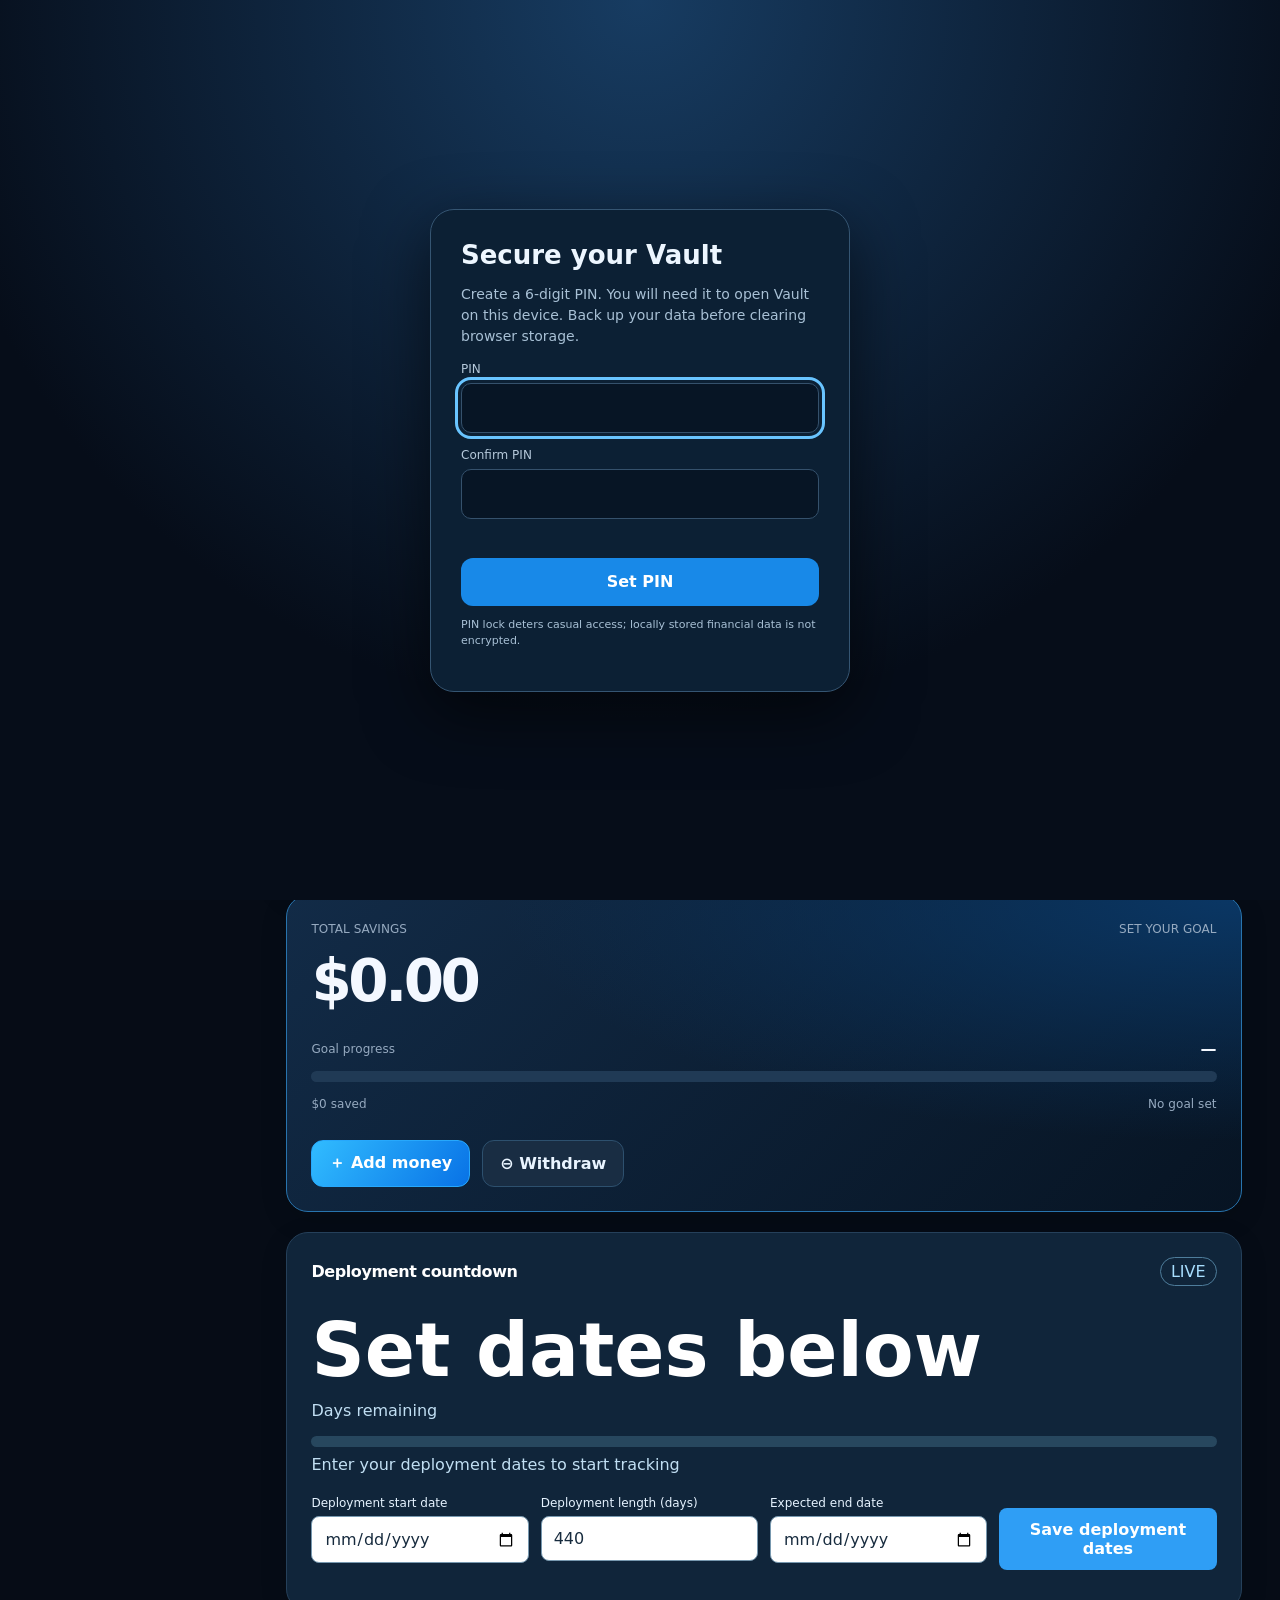
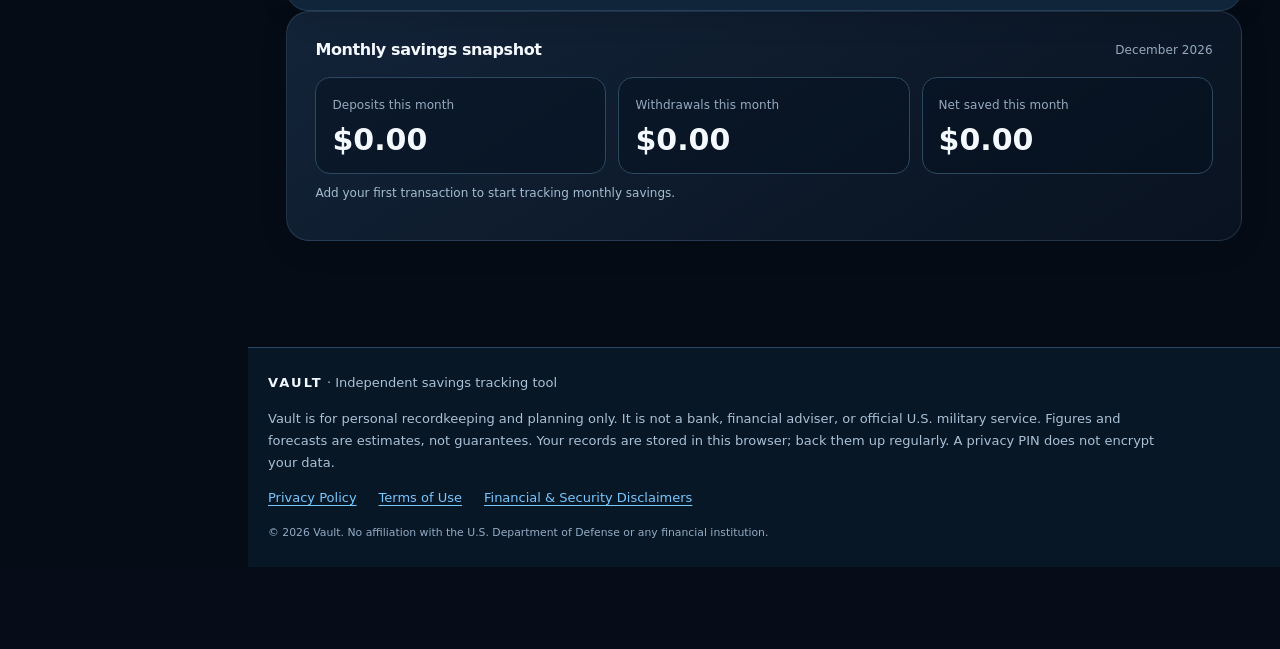
<file: index.html>
<!doctype html><html lang="en"><head><meta charset="utf-8"><meta name="viewport" content="width=device-width,initial-scale=1"><meta name="theme-color" content="#060d19"><title>Vault | Deployment Savings</title><link rel="icon" type="image/png" href="icon-192.png"><link rel="apple-touch-icon" href="icon-192.png"><link rel="manifest" href="manifest.webmanifest"><style>
:root{font-family:Inter,ui-sans-serif,system-ui,-apple-system,"Segoe UI",sans-serif;color:#f4f8ff;background:#060d19;color-scheme:dark}*{box-sizing:border-box}body{margin:0;background:radial-gradient(ellipse at 65% -15%,#12315c 0,transparent 48%),#060d19;min-height:100vh}button,input{font:inherit}button{cursor:pointer}button:focus-visible,input:focus-visible{outline:2px solid #55b7ff;outline-offset:3px}a{color:inherit;text-decoration:none}.shell{display:grid;grid-template-columns:235px minmax(0,1fr);min-height:100vh}.sidebar{position:sticky;top:0;height:100vh;padding:32px 19px;border-right:1px solid #21334a;background:linear-gradient(165deg,#060c16,#091829 75%,#08111d)}.logo{font-size:31px;font-weight:300;letter-spacing:.28em;margin:0 10px 0 12px}.logo span{color:#31adff}.subbrand{font-size:10px;letter-spacing:.21em;color:#91a6bd;margin:4px 0 36px 13px}.nav{display:grid;gap:8px}.nav a{display:flex;align-items:center;gap:13px;padding:13px 15px;color:#a8bdd2;border-radius:13px;font-size:14px}.nav a.active,.nav a:hover{background:linear-gradient(90deg,#073a6c,#102844);color:#f4faff;border:1px solid #2672b7}.nav a:not(.active){border:1px solid transparent}.nav svg{width:19px;height:19px}.sidebar-note{position:absolute;bottom:30px;left:30px;right:30px;color:#718da8;letter-spacing:.2em;line-height:2;font-size:10px;text-align:center}.sidebar-note:after{content:"";display:block;width:30px;height:2px;background:#1c9bff;margin:15px auto}.main{min-width:0;padding:35px clamp(17px,3vw,43px) 70px;max-width:1500px;width:100%;margin:auto}.head{display:flex;justify-content:space-between;gap:20px;align-items:center;margin-bottom:27px}.eyebrow{font-size:13px;color:#93aac1}.head h1{font-size:clamp(25px,3vw,37px);letter-spacing:-.05em;margin:5px 0}.head p{color:#9aacc2;margin:0;font-size:14px}.private{font-size:12px;color:#8eb2d4;border:1px solid #29425b;border-radius:30px;padding:10px 14px;white-space:nowrap}.grid{display:grid;grid-template-columns:minmax(0,1.65fr) minmax(270px,1fr);gap:18px}.card{border:1px solid #25405a;border-radius:20px;padding:24px;background:linear-gradient(140deg,rgba(20,40,61,.93),rgba(7,18,32,.98));box-shadow:0 14px 40px #0003;min-width:0}.hero{background:radial-gradient(ellipse at 100% 0,#0a3765 0,transparent 55%),linear-gradient(135deg,#122b47,#071423);border-color:#2874ae}.card h2{font-size:17px;margin:0 0 20px;letter-spacing:-.02em}.balance{font-size:clamp(37px,5vw,58px);font-weight:750;letter-spacing:-.06em;margin:9px 0 24px;overflow-wrap:anywhere}.small{color:#96aac0;font-size:12px}.split{display:flex;justify-content:space-between;gap:12px;align-items:center}.strong{font-weight:700}.bar{height:11px;border-radius:20px;background:#203a55;overflow:hidden;margin:13px 0}.bar>div{height:100%;width:0;background:linear-gradient(90deg,#1688ee,#48c5ff);border-radius:20px;transition:width .3s}.actions{display:flex;gap:12px;margin-top:27px}.btn{border:1px solid #2d506e;border-radius:13px;padding:12px 17px;font-weight:700;background:#192d43;color:#e9f4ff}.btn.primary{background:linear-gradient(125deg,#31bcff,#0872e6);border-color:#27a8fc;color:#fff}.btn:hover{filter:brightness(1.13)}.progress-ring{width:145px;height:145px;margin:8px auto 18px;display:block}.ring-track{fill:none;stroke:#20384f;stroke-width:12}.ring-fill{fill:none;stroke:#24a9ff;stroke-width:12;stroke-linecap:round;transform:rotate(-90deg);transform-origin:50% 50%;transition:stroke-dasharray .3s}.ring-text{font-size:30px;fill:#f5faff;font-weight:700;text-anchor:middle}.ring-sub{font-size:10px;fill:#94abc3;text-anchor:middle}.mini3{display:grid;grid-template-columns:repeat(3,1fr);gap:7px;text-align:center}.mini3>div+div{border-left:1px solid #28415b}.mini3 b{display:block;font-size:18px}.mini3 span{font-size:11px;color:#90a9c1}.chart-wrap{width:100%;height:210px}.chart-wrap svg{width:100%;height:100%;overflow:visible}.chartline{fill:none;stroke:#31b4ff;stroke-width:3;stroke-linecap:round;stroke-linejoin:round}.chartarea{fill:url(#areaGradient)}.chartgrid{stroke:#25415b;stroke-width:1}.axis{fill:#8da6bd;font-size:11px}.forecast-amount{font-size:38px;font-weight:750;letter-spacing:-.05em;margin:12px 0}.status{margin-top:17px;background:#0a2440;border:1px solid #1e619c;padding:13px;border-radius:12px;color:#65c5ff;font-size:13px}.transactions{list-style:none;padding:0;margin:0}.transactions li{display:flex;justify-content:space-between;align-items:center;gap:15px;padding:14px 0;border-bottom:1px solid #22374c}.transactions li:last-child{border:0}.transaction-icon{width:39px;height:39px;border:1px solid #205d8b;border-radius:50%;background:#0a2945;display:grid;place-items:center;color:#55bcff;font-size:21px;flex-shrink:0}.txleft{display:flex;align-items:center;gap:12px;min-width:0}.txleft strong{display:block;font-size:13px;overflow-wrap:anywhere}.txleft small{color:#8ca6c0;font-size:11px}.txright{text-align:right;white-space:nowrap}.txright strong{display:block;font-size:14px}.pos{color:#5edbc5}.neg{color:#ffabb7}.textbutton{border:0;background:none;color:#7fbbec;font-size:11px;padding:6px 0}.stats{display:grid;grid-template-columns:1fr 1fr;gap:10px}.stat{border:1px solid #294158;border-radius:13px;padding:15px;background:#11243a}.stat strong{display:block;font-size:21px;margin-top:6px}.stat small{color:#90a9c1;font-size:11px}.quote{color:#91a8c1;border-top:1px solid #28415b;padding-top:19px;margin-top:20px;font-style:italic;font-size:14px;line-height:1.7}.full{grid-column:1/-1}.forms{display:grid;grid-template-columns:1fr 1fr;gap:18px}.formgrid{display:grid;grid-template-columns:repeat(2,minmax(0,1fr));gap:12px}label{display:block;font-size:12px;color:#b6c9db;margin-bottom:7px}input,select{width:100%;background:#071525;border:1px solid #35516c;border-radius:10px;color:#fff;padding:12px;min-height:44px}form .btn{margin-top:17px}.footnote{color:#8ba3bb;font-size:12px;line-height:1.6}.backup{display:flex;gap:12px;align-items:center;flex-wrap:wrap}.backup input{max-width:280px}.toast{position:fixed;bottom:22px;right:22px;background:#0e3557;border:1px solid #2d95d6;color:#e7f7ff;border-radius:12px;padding:13px 19px;box-shadow:0 12px 30px #0007;display:none;z-index:20}.mobile-nav{display:none}@media(max-width:1050px){.shell{grid-template-columns:190px 1fr}.sidebar{padding:28px 12px}.grid{grid-template-columns:1fr 1fr}.forms{grid-template-columns:1fr}.logo{font-size:25px}}@media(max-width:790px){.shell{display:block}.sidebar{display:none}.main{padding:25px 15px 100px}.grid{grid-template-columns:1fr}.card{padding:21px}.mobile-nav{display:flex;position:fixed;bottom:0;left:0;right:0;background:#091726ed;backdrop-filter:blur(15px);border-top:1px solid #294764;z-index:10;justify-content:space-around;padding:10px 4px max(12px,env(safe-area-inset-bottom))}.mobile-nav a{font-size:11px;color:#9ab9d5;text-align:center;padding:7px}.mobile-nav a.active{color:#4cbcff}.private{display:none}.head{margin-bottom:20px}.balance{font-size:46px}}@media(max-width:400px){.formgrid{grid-template-columns:1fr}.actions .btn{flex:1;padding:12px 7px;font-size:13px}.stats{gap:8px}.stat{padding:11px}}@media(prefers-reduced-motion:reduce){*{transition:none!important;scroll-behavior:auto!important}}html{scroll-behavior:smooth}
.brandlock{display:flex;align-items:center;gap:10px;margin-left:6px}.brandicon{width:42px;height:42px;border-radius:12px;flex-shrink:0}.brandlock .logo{margin:0;font-size:27px;letter-spacing:.16em}@media(max-width:1050px){.brandicon{width:34px;height:34px}.brandlock .logo{font-size:22px}}
</style>
<style>
.brandicon{object-fit:cover;box-shadow:0 0 22px #1688ee45}
.utilitybar{display:flex;justify-content:flex-end;gap:9px;margin:-8px 0 17px;flex-wrap:wrap}
.utilitybar button{font-size:12px}
.filters{display:flex;gap:10px;margin-bottom:14px;flex-wrap:wrap}
.filters input{flex:1;min-width:180px}
.filters select{width:auto;min-width:150px}
.privacy-hidden{filter:blur(10px);user-select:none}
.insight{padding:14px;border-radius:13px;background:#091e35;border:1px solid #285077;margin-top:15px}
.insight strong{color:#75caff}
@media(max-width:790px){.utilitybar{justify-content:flex-start}.filters input,.filters select{width:100%}}
</style>

<style>
.calendar-grid{display:grid;grid-template-columns:repeat(7,minmax(0,1fr));gap:5px;margin:18px 0}
.calendar-grid button,.calendar-grid .dayhead{min-width:0;text-align:center;border:1px solid #254461;background:#0c2036;border-radius:9px;color:#e3f4ff;padding:10px 2px;font-size:12px}
.calendar-grid button.has-money{background:#123f67;border-color:#279ff1}
.calendar-grid .dayhead{background:transparent;border:0;color:#88a9c9}
.reportrow,.goalrow{padding:12px 0;border-bottom:1px solid #29415a;display:flex;justify-content:space-between;gap:10px;align-items:center;flex-wrap:wrap}
.goalrow small{color:#9fb7cf}
#vaultLock{position:fixed;inset:0;z-index:999;background:#061120;display:none;align-items:center;justify-content:center;padding:24px}
#vaultLock>div{max-width:360px;width:100%;border:1px solid #276caa;background:#10243a;padding:28px;border-radius:20px}
@media(max-width:500px){.calendar-grid{gap:2px}.calendar-grid button{font-size:10px;padding:9px 0}}
</style>
<style>.vault-legal-footer{margin:36px auto 82px;padding:24px 20px;border-top:1px solid #284766;background:#081725;color:#a9c1d7;font-size:13px;line-height:1.7}.vault-legal-footer .legal-inner{max-width:1100px;margin:auto}.vault-legal-footer strong{color:#f2f8ff;letter-spacing:.16em}.vault-legal-footer nav{display:flex;flex-wrap:wrap;gap:10px 22px;margin:12px 0}.vault-legal-footer a{color:#79c7ff;text-decoration:underline;text-underline-offset:3px}.vault-legal-footer small{color:#92acc6}.vault-legal-footer p{max-width:900px}@media(min-width:900px){.vault-legal-footer{margin-left:260px}}@media(max-width:650px){.vault-legal-footer{padding-bottom:88px}}</style><style id="vault-premium-v31">
/* Vault 3.1 premium dashboard refresh — presentation only; no storage or countdown changes */
:root{--vault-accent:#54c7ff;--vault-edge:rgba(140,194,236,.17)}
body{background:radial-gradient(ellipse 75% 38% at 72% -10%,rgba(22,90,157,.23),transparent),#060c16}
.sidebar{background:linear-gradient(160deg,#07101e 0%,#09192b 60%,#060e1a 100%);border-right-color:rgba(141,185,221,.13)}
.logo{font-weight:650;letter-spacing:.21em}.nav a{transition:background .18s ease,transform .18s ease,border-color .18s ease}.nav a:hover{transform:translateX(2px)}
.main{max-width:1370px}.head{padding:7px 0 4px}.head h1{font-weight:760;letter-spacing:-.055em}.private{background:rgba(36,80,112,.13)}
#dashboard{gap:16px;align-items:stretch}
#dashboard>.card{border-radius:23px;border:1px solid var(--vault-edge);background:linear-gradient(148deg,rgba(20,37,58,.95),rgba(9,19,33,.97));box-shadow:0 15px 38px rgba(0,0,0,.17);padding:clamp(19px,2.3vw,29px)}
#dashboard>.hero{background:radial-gradient(ellipse at 92% 0%,rgba(41,138,222,.30),transparent 60%),linear-gradient(130deg,#143456 0%,#0b1d33 68%,#0a1727 100%);border-color:rgba(92,178,246,.44);position:relative;overflow:hidden}
#dashboard>.hero:before{content:'';position:absolute;right:-70px;top:-95px;width:260px;height:260px;border:1px solid rgba(153,217,255,.12);border-radius:50%;pointer-events:none}
#dashboard>.hero .balance{font-size:clamp(43px,5vw,68px);font-weight:780;letter-spacing:-.065em;line-height:1.08;margin:18px 0 29px;font-variant-numeric:tabular-nums}
#dashboard>.hero .small:first-child{letter-spacing:.12em;font-size:11px;font-weight:700;color:#b2c9dd}
#dashboard>.hero .bar{height:9px;background:rgba(5,15,28,.64)}
#dashboard .card h2{font-size:16px;font-weight:730;letter-spacing:-.025em}
#dashboard .actions{flex-wrap:wrap}#dashboard .btn{border-radius:12px;min-height:44px;transition:transform .15s ease,filter .15s ease}#dashboard .btn:hover{transform:translateY(-1px)}
#dashboard .stat{background:rgba(13,32,52,.75);border-color:rgba(126,174,213,.17);border-radius:15px}
#dashboard .stat strong{font-variant-numeric:tabular-nums;letter-spacing:-.025em}
#dashboard .transactions li{border-bottom-color:rgba(132,175,207,.12)}
#dashboard .transaction-icon{background:rgba(24,99,153,.17);border-color:rgba(75,167,231,.25)}
#dashboard .card .small,#dashboard .footnote{line-height:1.5}
@media(min-width:1000px){#dashboard{grid-template-columns:minmax(0,1.5fr) minmax(310px,1fr)}#dashboard>.hero{min-height:320px}}
@media(max-width:760px){.main{padding-left:15px;padding-right:15px}#dashboard{gap:13px}#dashboard>.card{border-radius:19px;padding:20px}#dashboard>.hero .balance{font-size:clamp(38px,11vw,57px)}#dashboard .actions .btn{flex:1 1 135px}}
@media(prefers-reduced-motion:reduce){.nav a,#dashboard .btn{transition:none!important}}
</style>
<style id="vault-v32-polish">
/* V3.2: accessible, touch-friendly dashboard refinement */
:root{color-scheme:dark}
button,input,select,textarea{font:inherit}
button,a,input,select{touch-action:manipulation}
:where(button,a,input,select,textarea):focus-visible{outline:3px solid #69c4ff!important;outline-offset:3px!important}
:where(.card,.hero,.stat){min-width:0}
:where(.balance,.forecast-amount,.stat strong){overflow-wrap:anywhere}
:where(.main,.vault-page-content){min-width:0}
:where(input,select,textarea){max-width:100%;box-sizing:border-box}
#dashboard .card{box-shadow:0 8px 28px rgba(0,0,0,.12)}
#dashboard .card:hover{border-color:rgba(126,174,213,.28)}
#dashboard .small{letter-spacing:.005em}
#dashboard .transactions li{padding-block:13px}
#dashboard .btn:active{transform:scale(.985)}
@media(max-width:760px){
  #dashboard{grid-template-columns:minmax(0,1fr)!important}
  #dashboard>.card,#dashboard>.hero{min-width:0;max-width:100%;box-sizing:border-box}
  #dashboard .formgrid{grid-template-columns:minmax(0,1fr)}
  #dashboard .filters{flex-wrap:wrap}
  #dashboard .filters>*{min-width:0;flex:1 1 150px}
  .mobile-nav{padding-bottom:max(8px,env(safe-area-inset-bottom));}
  .mobile-nav a{min-height:48px;display:flex;align-items:center;justify-content:center;flex-direction:column}
  .main{padding-bottom:calc(85px + env(safe-area-inset-bottom))}
}
@media(prefers-reduced-motion:reduce){*,*::before,*::after{scroll-behavior:auto!important;animation-duration:.01ms!important;transition-duration:.01ms!important}}
</style>

<style id="vault-v40-lock-style">
#vaultGate{position:fixed;inset:0;z-index:2147483647;background:radial-gradient(circle at 50% 0%,#173c62,#060d19 65%);display:grid;place-items:center;padding:20px;color:#edf6ff;font-family:system-ui,sans-serif}
#vaultGate[hidden]{display:none!important}
#vaultGate .gate-box{width:min(100%,420px);padding:30px;border:1px solid #355572;border-radius:24px;background:#0c2034;box-shadow:0 20px 65px #0009}
#vaultGate h2{margin:0 0 8px;font-size:26px}
#vaultGate p{color:#a8c0d5;line-height:1.5;font-size:14px}
#vaultGate label{display:block;margin:15px 0 7px}
#vaultGate input{width:100%;min-height:50px;font-size:20px;letter-spacing:.15em}
#vaultGate button{margin-top:17px;width:100%;min-height:48px;border-radius:12px;background:#1889e8;color:white;border:0;font-weight:700}
#vaultGate .gate-error{min-height:22px;color:#ffb6b6;font-size:13px}
</style>
<script id="vault-v40-lock-script">
(()=>{
'use strict';
const KEY='vault-v40-pin', LOCK_MS=120000;window.vaultPinReady=false;
let unlocked=false,hiddenAt=null;
const gate=document.createElement('div');gate.id='vaultGate';gate.setAttribute('role','dialog');gate.setAttribute('aria-modal','true');gate.setAttribute('aria-label','Vault PIN lock');
gate.innerHTML='<div class="gate-box"><h2 id="gateTitle">Secure your Vault</h2><p id="gateHelp">Create a 6-digit PIN. You will need it to open Vault on this device. Back up your data before clearing browser storage.</p><form id="gateForm"><label for="gatePin">PIN</label><input id="gatePin" type="password" inputmode="numeric" pattern="[0-9]{6}" maxlength="6" autocomplete="off" required><div id="gateConfirmWrap"><label for="gateConfirm">Confirm PIN</label><input id="gateConfirm" type="password" inputmode="numeric" pattern="[0-9]{6}" maxlength="6" autocomplete="off"></div><div class="gate-error" id="gateError" role="alert"></div><button id="gateSubmit" type="submit">Set PIN</button></form><p style="font-size:11px">PIN lock deters casual access; locally stored financial data is not encrypted.</p></div>';
document.addEventListener('DOMContentLoaded',()=>{document.body.prepend(gate);configure();document.getElementById('gateForm').addEventListener('submit',submit);document.addEventListener('visibilitychange',()=>{if(document.hidden){hiddenAt=Date.now()}else if(unlocked&&hiddenAt){if(Date.now()-hiddenAt>=LOCK_MS)lock();hiddenAt=null}});setInterval(()=>{if(unlocked&&hiddenAt&&Date.now()-hiddenAt>=LOCK_MS)lock()},30000)});
const enc=new TextEncoder();
function b64(bytes){return btoa(String.fromCharCode(...bytes))}
function un64(str){return Uint8Array.from(atob(str),c=>c.charCodeAt(0))}
async function derive(pin,salt){const material=await crypto.subtle.importKey('raw',enc.encode(pin),'PBKDF2',false,['deriveBits']);return new Uint8Array(await crypto.subtle.deriveBits({name:'PBKDF2',salt,iterations:180000,hash:'SHA-256'},material,256))}
function stored(){try{return JSON.parse(localStorage.getItem(KEY)||'null')}catch{return null}}
function configure(){const exists=!!stored();document.getElementById('gateTitle').textContent=exists?'Unlock Vault':'Secure your Vault';document.getElementById('gateHelp').textContent=exists?'Enter your 6-digit PIN to continue.':'Create a 6-digit PIN. You will need it to open Vault on this device. Back up your data before clearing browser storage.';document.getElementById('gateConfirmWrap').hidden=exists;document.getElementById('gateSubmit').textContent=exists?'Unlock':'Set PIN';document.getElementById('gatePin').value='';document.getElementById('gateConfirm').value='';document.getElementById('gateError').textContent='';gate.hidden=false;setTimeout(()=>document.getElementById('gatePin').focus(),30)}
function lock(){unlocked=false;window.vaultPinReady=false;configure()}
async function submit(e){e.preventDefault();const pin=document.getElementById('gatePin').value,confirm=document.getElementById('gateConfirm').value,error=document.getElementById('gateError'),button=document.getElementById('gateSubmit');if(!/^\d{6}$/.test(pin)){error.textContent='Enter exactly six digits.';return}if(!crypto?.subtle){error.textContent='Secure PIN support is unavailable in this browser.';return}button.disabled=true;try{const record=stored();if(!record){if(pin!==confirm){error.textContent='PINs do not match.';return}const salt=crypto.getRandomValues(new Uint8Array(16));const hash=await derive(pin,salt);localStorage.setItem(KEY,JSON.stringify({v:1,salt:b64(salt),hash:b64(hash)}))}else{const hash=await derive(pin,un64(record.salt));const saved=un64(record.hash);let mismatch=hash.length!==saved.length;for(let i=0;i<Math.min(hash.length,saved.length);i++)mismatch|=hash[i]^saved[i];if(mismatch){error.textContent='Incorrect PIN. Try again.';return}}unlocked=true;window.vaultPinReady=true;window.dispatchEvent(new Event('vault-pin-ready'));hiddenAt=null;gate.hidden=true;document.getElementById('gatePin').value='';document.getElementById('gateConfirm').value=''}catch{error.textContent='Could not access PIN storage. Check your browser settings.'}finally{button.disabled=false}}
})();
</script>
<link rel="stylesheet" href="vault-v40.css"></head><body><div class="shell"><aside class="sidebar"><div class="brandlock"><img src="icon-192.png" alt="Vault V logo" class="brandicon"><div class="logo">V<span>A</span>ULT</div></div><div class="subbrand">DEPLOYMENT SAVINGS</div><nav class="nav"><a class="active" href="#dashboard">⌂ &nbsp; Dashboard</a><a href="#activity">↗ &nbsp; Transactions</a><a href="#plan">◎ &nbsp; Savings plan</a><a href="#data">⚙ &nbsp; Data & backup</a></nav><div class="sidebar-note">DISCIPLINE TODAY<br>FREEDOM TOMORROW</div></aside><main class="main"><header class="head"><div><div class="eyebrow">Your financial journey</div><h1>Your future is building.</h1><p>Stay consistent. Keep going.</p></div><div class="private">◈ &nbsp; Private on this device</div></header><div class="utilitybar"><button class="btn" type="button" id="privacyToggle">◉ Hide balances</button><button class="btn" type="button" id="csvExport">↓ Export CSV</button></div><div class="grid" id="dashboard"><section class="card hero"><div class="split"><div class="small">TOTAL SAVINGS</div><div class="small" id="goalBadge">SET YOUR GOAL</div></div><div class="balance" id="balance">$0.00</div><div class="split"><span class="small">Goal progress</span><b id="percent">—</b></div><div class="bar" id="progress" role="progressbar" aria-label="Savings goal progress" aria-valuemin="0" aria-valuemax="100" aria-valuenow="0"><div id="fill"></div></div><div class="split small"><span id="savedLabel">$0 saved</span><span id="goalLabel">No goal set</span></div><div class="actions"><button type="button" class="btn primary" id="addShortcut">＋ Add money</button><button type="button" class="btn" id="withdrawShortcut">⊖ Withdraw</button></div></section><section class="card"><h2>Deployment progress</h2><svg class="progress-ring" viewBox="0 0 160 160" role="img" aria-label="Deployment progress"><circle class="ring-track" cx="80" cy="80" r="61"/><circle id="ringFill" class="ring-fill" cx="80" cy="80" r="61" stroke-dasharray="0 383.27"/><text id="ringPct" x="80" y="77" class="ring-text">—</text><text x="80" y="95" class="ring-sub">Complete</text></svg><div class="mini3"><div><b id="elapsed">—</b><span>Elapsed</span></div><div><b id="remainingDays">—</b><span>Remaining</span></div><div><b id="totalDays">—</b><span>Total days</span></div></div></section><section class="card"><div class="split"><h2>Savings growth</h2><span class="small">Transaction history</span></div><div class="chart-wrap"><svg id="chart" viewBox="0 0 520 210" preserveAspectRatio="none" aria-label="Savings growth chart" role="img"></svg></div><div class="small" id="chartNote">Add a savings transaction to see your progress.</div></section><section class="card"><h2>Projection</h2><div class="small">Estimated end balance</div><div class="forecast-amount" id="forecast">—</div><p class="footnote" id="forecastNote">Set deployment dates and record savings to see a projection.</p><div class="insight" id="goalPace" aria-live="polite">Set a goal and deployment dates to see your required savings pace.</div><div class="status" id="forecastStatus">Your progress, your pace.</div></section><section class="card" id="activity"><div class="split"><h2>Recent transactions</h2><span class="small" id="txCount">0 records</span></div><div class="filters"><input id="txSearch" aria-label="Search transactions" placeholder="Search transactions..."><select id="txFilter" aria-label="Filter transaction type"><option value="all">All transactions</option><option value="deposit">Deposits only</option><option value="withdrawal">Withdrawals only</option></select></div><div class="vault-cat-filter"><label for="txCategoryFilter">Category</label><select id="txCategoryFilter"><option value="all">All categories</option><option value="">Uncategorized</option></select></div><ul class="transactions" id="history"></ul></section><section class="card"><h2>Quick stats</h2><div class="stats"><div class="stat"><small>Saved this month</small><strong id="monthSaved">$0</strong></div><div class="stat"><small>Monthly average</small><strong id="monthlyAverage">—</strong></div><div class="stat"><small>Left to goal</small><strong id="leftGoal">—</strong></div><div class="stat"><small>Days remaining</small><strong id="daysStat">—</strong></div></div><div class="quote">“Small steps each day create a big future.”</div></section><section class="full forms" id="plan"><div class="card" id="transactionPanel"><h2>Record savings</h2><form id="transactionForm"><div class="formgrid"><div><label for="type">Transaction</label><select id="type"><option value="deposit">Add to savings</option><option value="withdrawal">Withdraw from savings</option></select></div><div><label for="amount">Amount ($)</label><input id="amount" type="number" min="0.01" step="0.01" required placeholder="0.00"></div><div><label for="date">Date</label><input id="date" type="date" required></div><div><label for="txCategory">Category (optional)</label><select id="txCategory"><option value="">Uncategorized</option></select></div><div><label for="note">Note (optional)</label><input id="note" maxlength="100" placeholder="Payday transfer"></div></div><button class="btn primary" type="submit">Save transaction</button></form></div><div class="card"><h2>Your savings plan</h2><form id="settingsForm"><div class="formgrid"><div><label for="starting">Starting savings ($)</label><input id="starting" type="number" min="0" step="0.01" required></div><div><label for="goal">Savings goal ($)</label><input id="goal" type="number" min="0" step="0.01" required></div><div><label for="start">Deployment start</label><input id="start" type="date"></div><div><label for="end">Deployment end</label><input id="end" type="date"></div></div><button class="btn" type="submit">Save plan</button></form></div></section><section class="card full" id="data"><h2>Data & backups</h2><p class="footnote">Vault stores your records in this browser, not in a bank account or online service. Export backups regularly: clearing browser data or changing devices may erase your records. Projections are estimates, not guaranteed results.</p><div class="backup"><button class="btn" id="export" type="button">↓ Export JSON backup</button><div><label for="import">Restore a backup</label><input id="import" type="file" accept=".json,application/json"></div></div></section>
<section class="card full" id="insights"><div class="split"><h2>Payday & savings insights</h2><span class="small">V1.1</span></div>
<div class="stats" id="insightStats"></div><div class="insight" id="projectionRange">Add transactions to build projections.</div>
<div class="insight" id="checkpoint">Set a goal and dates to see monthly checkpoints.</div>
<div class="insight" id="milestones">Milestones appear here.</div></section>
<section class="card full" id="goals"><h2>Optional savings goals</h2><p class="footnote">Your main deployment goal always measures total savings. Smaller goals reserve part of the same balance, never extra money.</p>
<form id="goalForm" class="formgrid"><div><label>Goal name</label><input id="subGoalName" maxlength="70" required placeholder="Emergency fund"></div><div><label>Target ($)</label><input id="subGoalTarget" type="number" min=".01" step=".01" required></div><div><label>Allocated savings ($)</label><input id="subGoalAllocated" type="number" min="0" step=".01" value="0" required></div><div style="align-self:end"><button class="btn primary" type="submit">Add goal</button></div></form><div id="subGoals"></div></section>
<section class="card full" id="calendarSection"><h2>Savings calendar</h2><div class="split"><button class="btn" id="prevMonth" type="button">← Previous</button><strong id="calendarMonth"></strong><button class="btn" id="nextMonth" type="button">Next →</button></div><div class="calendar-grid" id="calendarGrid"></div><p class="footnote">Select a day to review its transactions.</p><div id="dayDetails" class="small"></div></section>
<section class="card full" id="monthlyReport"><h2>Monthly savings report</h2><div id="monthlyRows"></div></section>
<section class="card full" id="reminders"><h2>Reminders & privacy</h2><div class="formgrid">
<div><label>Next payday (optional)</label><input type="date" id="nextPayday"></div>
<div><label>Payday recurrence</label><select id="paydayFrequency"><option value="none">One-time</option><option value="biweekly">Every 14 days</option><option value="semimonthly">1st and 15th</option></select></div>
<div><label>Backup reminder</label><select id="backupFrequency"><option value="30">Every 30 days</option><option value="14">Every 14 days</option><option value="7">Every 7 days</option><option value="0">Off</option></select></div>
<div style="align-self:end"><button class="btn primary" type="button" id="saveReminder">Save reminders</button></div>
</div><div id="reminderList" class="insight"></div><div class="actions"><button class="btn" id="setPin" type="button">Set/change privacy PIN</button><button class="btn" id="lockNow" type="button">Lock now</button><button class="btn" id="clearPin" type="button">Remove PIN</button></div><p class="footnote">The PIN is a convenience screen, not encryption. Browser storage remains accessible to someone with device access.</p><div class="actions"><button class="btn" id="installApp" type="button" hidden>Install Vault</button></div></section>
</div><section class="card full v12-card" id="v12Overview" aria-label="Savings command center">
<div class="v12-heading"><div><span class="v12-kicker">VAULT / FINANCIAL OVERVIEW</span><h2>Your savings command center</h2><p class="footnote">A clearer view of your savings pace, upcoming payday and monthly progress.</p></div><span class="v12-version">V1.2</span></div>
<div class="v12-metrics" id="v12Metrics" aria-live="polite"></div>
<div class="v12-progress"><div class="split"><strong>Goal pacing</strong><span id="v12PaceLabel" class="small">Set your goal and dates</span></div><div class="v12-track"><div id="v12ActualBar"></div><div id="v12TargetMark" aria-hidden="true"></div></div><p id="v12PaceExplanation" class="footnote"></p></div>
</section>
<section class="card full v12-card" id="v12Activity"><div class="v12-heading"><div><span class="v12-kicker">ACTIVITY</span><h2>Recent savings activity</h2></div><a href="#activity" class="v12-link">All transactions →</a></div><div id="v12Timeline" class="v12-timeline"></div></section>
<section class="card full v12-card" id="v12Planner"><div class="v12-heading"><div><span class="v12-kicker">PAYDAY PLANNER</span><h2>Plan your next deposit</h2></div></div><div class="v12-planner"><div><label for="v12PayAmount">Expected savings per payday ($)</label><input id="v12PayAmount" type="number" min="0" step=".01" placeholder="Enter your planned savings"></div><div><label for="v12PayDate">Next payday</label><input id="v12PayDate" type="date"></div><div><label for="v12PayCycle">Pay frequency</label><select id="v12PayCycle"><option value="semi">1st and 15th</option><option value="biweekly">Every 14 days</option><option value="monthly">Every month</option></select></div><div class="v12-plan-button"><button type="button" class="btn primary" id="v12SavePlan">Save plan</button></div></div><p id="v12PlanSummary" class="footnote">This is a planning estimate. No transactions are created automatically.</p></section>
<section class="card full v12-card" id="v12Health"><div class="v12-heading"><div><span class="v12-kicker">SAVINGS HEALTH</span><h2>Monthly health check</h2></div></div><div id="v12HealthStats" class="v12-health"></div><p class="footnote">Savings indicators are based on recorded activity, not an assessment of creditworthiness or financial advice.</p></section>
<section class="card full v12-card" id="v12Recovery"><div class="v12-heading"><div><span class="v12-kicker">DATA SAFETY</span><h2>Backup readiness</h2></div></div><div id="v12BackupStatus" class="v12-backup"></div><div class="actions"><button type="button" class="btn" id="v12Export">Download complete backup</button><button type="button" class="btn" id="v12BackupCheck">Check local records</button></div><p class="footnote">Exporting a backup does not sync your data. Keep your JSON file somewhere safe. A local validation check does not replace a restoration test.</p></section></main></div><nav class="mobile-nav" aria-label="Mobile navigation"><a class="active" href="#dashboard">⌂<br>Home</a><a href="#activity">↗<br>Activity</a><a href="#plan">◎<br>Plan</a><a href="#data">⚙<br>Backup</a></nav><div class="toast" id="toast" role="status"></div><script>
(()=>{'use strict';const KEY='vault-deployment-v3',OLD='deployment-savings-v1',empty=()=>({settings:{starting:0,goal:0,start:'',end:''},transactions:[]});const $=id=>document.getElementById(id);const money=n=>new Intl.NumberFormat('en-US',{style:'currency',currency:'USD'}).format(n),short=n=>new Intl.NumberFormat('en-US',{style:'currency',currency:'USD',maximumFractionDigits:0}).format(n);const today=()=>{const d=new Date();return `${d.getFullYear()}-${String(d.getMonth()+1).padStart(2,'0')}-${String(d.getDate()).padStart(2,'0')}`};const date=s=>s?new Date(s+'T12:00:00'):null;const days=(a,b)=>Math.round((b-a)/86400000);const num=v=>Number.isFinite(Number(v))?Number(v):0;const cents=v=>Math.round(v*100)/100;let data;try{data=JSON.parse(localStorage.getItem(KEY)||localStorage.getItem(OLD))||empty();if(!valid(data))throw Error()}catch{data=empty()}function realDate(s){if(typeof s!=='string'||!/^(\d{4})-(\d{2})-(\d{2})$/.test(s))return false;const [y,m,d]=s.split('-').map(Number);return y>=1&&m>=1&&m<=12&&d>=1&&d<=new Date(Date.UTC(y,m,0)).getUTCDate()}function valid(d){if(!d||!d.settings||typeof d.settings!=='object'||!Array.isArray(d.transactions)||d.transactions.length>100000)return false;const s=d.settings;if(!Number.isFinite(s.starting)||s.starting<0||!Number.isFinite(s.goal)||s.goal<0||!['start','end'].every(k=>s[k]===''||s[k]===undefined||realDate(s[k]))||(s.start&&s.end&&s.end<=s.start))return false;const ids=new Set();let bal=s.starting;for(const t of d.transactions){if(!t||!['deposit','withdrawal'].includes(t.type)||!Number.isFinite(t.amount)||t.amount<=0||!realDate(t.date)||typeof t.id!=='string'||!t.id||ids.has(t.id))return false;ids.add(t.id);bal+=t.type==='deposit'?t.amount:-t.amount}return bal>=-0.001}function toast(msg){$('toast').textContent=msg;$('toast').style.display='block';clearTimeout(toast.timer);toast.timer=setTimeout(()=>$('toast').style.display='none',2800)}async function mutate(action){const work=()=>{const latest=JSON.parse(localStorage.getItem(KEY)||'null')||empty();if(!valid(latest))throw Error('Current savings data is invalid. Export a backup before editing.');const next=structuredClone(latest);action(next);if(!valid(next))throw Error('This change is invalid or would overdraw savings.');localStorage.setItem(KEY,JSON.stringify(next));if(localStorage.getItem(KEY)!==JSON.stringify(next))throw Error('Storage verification failed');data=next;render();window.dispatchEvent(new Event('vault-updated'));return true};try{if(!navigator.locks?.request)throw Error('This browser cannot guarantee safe concurrent writes. Use a current browser supporting Web Locks.');return await navigator.locks.request('vault-v43-ledger',{mode:'exclusive'},work)}catch(err){try{data=JSON.parse(localStorage.getItem(KEY)||'null')||empty()}catch{}render();alert('Save was not applied: '+err.message);return false}}function persist(mode='merge'){throw Error('Legacy save path disabled: use mutate')}addEventListener('storage',e=>{if(e.key===KEY){try{const fresh=JSON.parse(e.newValue||'null');if(fresh&&valid(fresh)){data=fresh;render();window.dispatchEvent(new Event('vault-updated'))}}catch{}}});function balance(){return cents(num(data.settings.starting)+data.transactions.reduce((sum,t)=>sum+(t.type==='deposit'?t.amount:-t.amount),0))}function renderChart(){const svg=$('chart');svg.replaceChildren();const NS='http://www.w3.org/2000/svg',add=(name,attrs,text)=>{const e=document.createElementNS(NS,name);Object.entries(attrs||{}).forEach(([k,v])=>e.setAttribute(k,String(v)));if(text!==undefined)e.textContent=text;svg.append(e);return e};const defs=add('defs'),gradient=document.createElementNS(NS,'linearGradient');gradient.setAttribute('id','areaGradient');gradient.setAttribute('x1','0');gradient.setAttribute('y1','0');gradient.setAttribute('x2','0');gradient.setAttribute('y2','1');for(const [offset,opacity] of [['0%','.4'],['100%','0']]){const stop=document.createElementNS(NS,'stop');stop.setAttribute('offset',offset);stop.setAttribute('stop-color','#159dff');stop.setAttribute('stop-opacity',opacity);gradient.append(stop)}defs.append(gradient);const ordered=[...data.transactions].sort((a,b)=>a.date.localeCompare(b.date)||num(a.created)-num(b.created));let running=num(data.settings.starting);let points=[{label:'Start',val:running}];for(const t of ordered){running+=t.type==='deposit'?t.amount:-t.amount;points.push({label:t.date.slice(5),val:cents(running)})}if(points.length===1)points.push({...points[0],label:'Now'});const vals=points.map(p=>p.val),min=Math.min(0,...vals),max=Math.max(1,...vals),range=max-min;for(let i=0;i<4;i++){const y=18+i*49;add('line',{x1:48,x2:508,y1:y,y2:y,class:'chartgrid'});add('text',{x:4,y:y+4,class:'axis'},short(max-i*range/3))}const coords=points.map((p,i)=>[48+(460*i/(points.length-1)),166-148*(p.val-min)/range]);const d=coords.map(([x,y],i)=>`${i?'L':'M'}${x.toFixed(1)},${y.toFixed(1)}`).join(' ');add('path',{d:`${d} L${coords.at(-1)[0]},166 L48,166 Z`,class:'chartarea'});add('path',{d,class:'chartline'});const [x,y]=coords.at(-1);add('circle',{cx:x,cy:y,r:5,fill:'#4fc5ff',stroke:'#c9efff','stroke-width':2});add('text',{x:48,y:195,class:'axis'},points[0].label);add('text',{x:508,y:195,class:'axis','text-anchor':'end'},points.at(-1).label);$('chartNote').textContent=ordered.length?`${ordered.length} recorded transaction${ordered.length===1?'':'s'} • Balance shown over time`:'Add a savings transaction to see your progress.'}function render(){const s=data.settings,bal=balance(),goal=num(s.goal),pct=goal>0?bal/goal*100:0;$('balance').textContent=money(bal);$('percent').textContent=goal>0?`${pct.toFixed(1)}%`:'—';$('fill').style.width=`${Math.max(0,Math.min(100,pct))}%`;$('progress').setAttribute('aria-valuenow',Math.max(0,Math.min(100,Math.round(pct))));$('goalBadge').textContent=goal>0?(pct>=100?'GOAL REACHED':'KEEP BUILDING'):'SET YOUR GOAL';$('savedLabel').textContent=`${short(bal)} saved`;$('goalLabel').textContent=goal>0?`${short(goal)} goal`:'No goal set';$('leftGoal').textContent=goal>0?short(Math.max(0,goal-bal)):'—';const start=date(s.start),end=date(s.end),now=date(today()),total=start&&end&&end>start?days(start,end):null,elapsed=total===null?null:Math.min(total,Math.max(0,days(start,now))),remaining=total===null?null:Math.max(0,days(now,end)),progress=total?elapsed/total*100:0;$('elapsed').textContent=elapsed??'—';$('remainingDays').textContent=remaining??'—';$('totalDays').textContent=total??'—';$('daysStat').textContent=remaining??'—';$('ringPct').textContent=total?`${Math.round(progress)}%`:'—';$('ringFill').setAttribute('stroke-dasharray',`${(progress/100*383.27).toFixed(1)} 383.27`);const net=cents(bal-num(s.starting));const forecast=total&&elapsed>0?cents(bal+net/elapsed*remaining):null;$('forecast').textContent=forecast===null?'—':short(forecast);$('forecastNote').textContent=forecast===null?'Set deployment dates and record savings to see a projection.':'Based on your average net savings per elapsed deployment day. This is only an estimate.';$('forecastStatus').textContent=forecast===null?'Your progress, your pace.':goal>0?(forecast>=goal?'On track to reach your goal':'Below goal at your current pace'):'Add a goal to compare your forecast.';const month=today().slice(0,7),thisMonth=data.transactions.filter(t=>t.date.startsWith(month)).reduce((a,t)=>a+(t.type==='deposit'?t.amount:-t.amount),0);$('monthSaved').textContent=short(thisMonth);$('monthlyAverage').textContent=elapsed>0?short(net/(elapsed/30.4375)):'—';const sorted=[...data.transactions].sort((a,b)=>b.date.localeCompare(a.date)||num(b.created)-num(a.created));$('txCount').textContent=`${sorted.length} record${sorted.length===1?'':'s'}`;$('history').replaceChildren();if(!sorted.length){const li=document.createElement('li');li.className='small';li.textContent='No transactions yet. Your savings history will appear here.';$('history').append(li)}for(const t of sorted.filter(t=>($('txFilter').value==='all'||t.type===$('txFilter').value)&&(!$('txSearch').value.trim()||(t.note||'').toLowerCase().includes($('txSearch').value.trim().toLowerCase())||(t.category||'').toLowerCase().includes($('txSearch').value.trim().toLowerCase())||t.date.includes($('txSearch').value.trim()))&&($('txCategoryFilter').value==='all'||(t.category||'')===$('txCategoryFilter').value))){const li=document.createElement('li'),left=document.createElement('div'),circle=document.createElement('span'),txt=document.createElement('div'),title=document.createElement('strong'),dt=document.createElement('small'),right=document.createElement('div'),amt=document.createElement('strong'),del=document.createElement('button');left.className='txleft';circle.className='transaction-icon';circle.textContent=t.type==='deposit'?'↓':'↑';title.textContent=t.note|| (t.type==='deposit'?'Savings deposit':'Savings withdrawal');dt.textContent=t.date+(t.category?' · '+t.category:' · Uncategorized');txt.append(title,dt);left.append(circle,txt);right.className='txright';amt.className=t.type==='deposit'?'pos':'neg';amt.textContent=`${t.type==='deposit'?'+':'−'}${money(t.amount)}`;del.className='textbutton';del.textContent='Delete';del.setAttribute('aria-label',`Delete ${t.date} ${t.type} ${money(t.amount)}`);del.onclick=()=>{if(confirm('Delete this transaction?'))mutate(d=>{d.transactions=d.transactions.filter(x=>x.id!==t.id)})};const edit=document.createElement('button');edit.className='textbutton';edit.textContent='Edit';edit.onclick=()=>{const amount=prompt('Amount ($)',String(t.amount));if(amount===null)return;const val=Math.round(Number(amount)*100)/100;if(!Number.isFinite(val)||val<=0){alert('Enter a positive amount');return}const note=prompt('Description',t.note||'');if(note===null)return;const dt=prompt('Date (YYYY-MM-DD)',t.date);if(dt===null)return;if(!realDate(dt)){alert('Enter a valid date');return}const choices=t.type==='deposit'?['Paycheck','Bonus','Gift','Transfer','Other']:['Bills','Shopping','Emergency','Transfer','Other'];const category=prompt('Category (optional): '+choices.join(', '),t.category||'');if(category===null)return;const cleanCategory=category.trim();if(cleanCategory&&!choices.some(x=>x.toLowerCase()===cleanCategory.toLowerCase())){alert('Choose one of the listed categories, or leave it blank.');return}mutate(d=>{const target=d.transactions.find(x=>x.id===t.id);if(!target)throw Error('Transaction was deleted in another tab');if(JSON.stringify(target)!==JSON.stringify(t))throw Error('Transaction changed in another tab. Reload and retry.');Object.assign(target,{amount:val,note:note.trim(),date:dt,category:choices.find(x=>x.toLowerCase()===cleanCategory.toLowerCase())||''})})};right.append(amt,edit,del);li.append(left,right);$('history').append(li)}const pace=$('goalPace');if(pace){if(goal>0&&remaining!==null&&remaining>0){const needed=Math.max(0,goal-bal);pace.textContent=needed===0?'Goal achieved — excellent progress.':`To reach your goal, save ${money(needed/(remaining/30.4375))} per remaining month (${money(needed/remaining)} per day).`;}else{pace.textContent=goal>0&&remaining===0?'Your deployment end date has passed. Review your final savings.':'Set a savings goal and deployment dates to calculate your required monthly pace.'}}document.body.classList.toggle('vault-v43-private',!!window.vaultPrivate);if(window.vaultPrivate){for(const id of ['balance','forecast','monthSaved','monthlyAverage','leftGoal','v40RoundedBalance'])$(id).classList.add('privacy-hidden')}else{for(const id of ['balance','forecast','monthSaved','monthlyAverage','leftGoal','v40RoundedBalance'])$(id).classList.remove('privacy-hidden')}renderChart()}function fill(){for(const k of ['starting','goal','start','end'])$(k).value=data.settings[k]??''}$('date').value=today();$('transactionForm').onsubmit=async e=>{e.preventDefault();const amount=cents(Number($('amount').value));if(!(amount>0&&Number.isFinite(amount)))return;const tx={id:crypto.randomUUID(),type:$('type').value,amount,date:$('date').value,note:$('note').value.trim(),category:$('txCategory').value,created:Date.now()};if(!realDate(tx.date)){alert('Enter a valid date');return}if(await mutate(d=>{d.transactions.push(tx)})){e.target.reset();$('date').value=today();toast('Transaction saved')}};$('settingsForm').onsubmit=async e=>{e.preventDefault();const start=$('start').value,end=$('end').value;if(start&&end&&end<=start){alert('Deployment end must be after the start date.');return}if(await mutate(d=>{d.settings={...d.settings,starting:cents(Math.max(0,num($('starting').value))),goal:cents(Math.max(0,num($('goal').value))),start,end}}))toast('Savings plan updated')};for(const [id,type] of [['addShortcut','deposit'],['withdrawShortcut','withdrawal']])$(id).onclick=()=>{$('type').value=type;$('transactionPanel').scrollIntoView({behavior:'smooth'});setTimeout(()=>$('amount').focus({preventScroll:true}),200)};$('export').onclick=()=>{const blob=new Blob([JSON.stringify({app:'deployment-savings-tracker',version:4,backupType:'full',...data,preferences:JSON.parse(localStorage.getItem('vault-v40-preferences')||'{}')},null,2)],{type:'application/json'}),url=URL.createObjectURL(blob),a=document.createElement('a');a.href=url;a.download=`vault-savings-backup-${today()}.json`;a.click();setTimeout(()=>URL.revokeObjectURL(url),2000)};let restoreSeq=0;$('import').onchange=async e=>{const seq=++restoreSeq;const file=e.target.files[0];if(!file)return;try{if(file.size>5e6)throw Error('large');const obj=JSON.parse(await file.text());if(seq!==restoreSeq)return;if(obj.app!=='deployment-savings-tracker'||!valid(obj))throw Error('invalid');if(!confirm('Replace your existing savings records with this backup?'))return;if(seq!==restoreSeq)return;if(!navigator.locks?.request)throw Error('Safe restore requires Web Locks');await navigator.locks.request('vault-v43-ledger',{mode:'exclusive'},()=>{const old=localStorage.getItem(KEY),oldPrefs=localStorage.getItem('vault-v40-preferences');try{const next={settings:obj.settings,transactions:obj.transactions};localStorage.setItem(KEY,JSON.stringify(next));if(obj.preferences&&typeof obj.preferences==='object')localStorage.setItem('vault-v40-preferences',JSON.stringify(obj.preferences));location.reload()}catch(err){if(old===null)localStorage.removeItem(KEY);else localStorage.setItem(KEY,old);if(oldPrefs===null)localStorage.removeItem('vault-v40-preferences');else localStorage.setItem('vault-v40-preferences',oldPrefs);throw err}})}catch{alert('Could not restore this backup. Please use a valid Vault savings JSON backup.')}finally{e.target.value=''}};$('txSearch').addEventListener('input',render);$('txFilter').addEventListener('change',render);$('txCategoryFilter').addEventListener('change',render);$('privacyToggle').onclick=()=>{window.vaultPrivate=!window.vaultPrivate;$('privacyToggle').textContent=window.vaultPrivate?'◉ Show balances':'◉ Hide balances';render()};$('csvExport').onclick=()=>{const esc=v=>'"'+String(v??'').replace(/"/g,'""')+'"';const lines=[['Date','Type','Amount','Category','Note'],...data.transactions.map(t=>[t.date,t.type,t.amount.toFixed(2),t.category||'',t.note||''])];const csv=lines.map(row=>row.map(esc).join(',')).join('\r\n');const url=URL.createObjectURL(new Blob([csv],{type:'text/csv;charset=utf-8'}));const a=document.createElement('a');a.href=url;a.download=`vault-transactions-${today()}.csv`;a.click();setTimeout(()=>URL.revokeObjectURL(url),2000)};fill();render()})();
</script><footer class="vault-legal-footer" aria-label="Legal information"><div class="legal-inner"><div><strong>VAULT</strong> <span>· Independent savings tracking tool</span></div><p>Vault is for personal recordkeeping and planning only. It is not a bank, financial adviser, or official U.S. military service. Figures and forecasts are estimates, not guarantees. Your records are stored in this browser; back them up regularly. A privacy PIN does not encrypt your data.</p><nav aria-label="Legal pages"><a href="privacy.html">Privacy Policy</a><a href="terms.html">Terms of Use</a><a href="disclaimer.html">Financial &amp; Security Disclaimers</a></nav><small>© <span id="vaultCopyrightYear">2026</span> Vault. No affiliation with the U.S. Department of Defense or any financial institution.</small></div></footer><div id="vaultLock"><div><h2>Vault locked</h2><p class="small">Enter your privacy PIN to continue.</p><input id="unlockPin" type="password" inputmode="numeric" autocomplete="off" placeholder="PIN"><button class="btn primary" id="unlockBtn" type="button">Unlock</button><p id="unlockError" class="small"></p></div></div><script src="vault-v11.js" defer></script><script src="vault-v11-legal.js" defer></script><link rel="stylesheet" href="vault-v12.css"><script src="vault-v12.js" defer></script><link rel="stylesheet" href="vault-navigation.css"><script src="vault-navigation.js" defer></script><link rel="stylesheet" href="vault-experience.css"><script src="vault-experience.js" defer></script><link rel="stylesheet" href="vault-v13.css"><script src="vault-v13.js" defer></script><link rel="stylesheet" href="vault-v14.css"><script src="vault-v14.js" defer></script><link rel="stylesheet" href="vault-v141.css"><script src="vault-v141.js" defer></script><link rel="stylesheet" href="vault-v15.css"><script src="vault-v15.js" defer></script><link rel="stylesheet" href="vault-v21.css"><script src="vault-v21.js" defer></script><link rel="stylesheet" href="vault-v22.css"><script src="vault-v22.js" defer></script><link rel="stylesheet" href="vault-v25.css"><script src="vault-v25.js" defer></script><style id="vault-countdown-inline-style">
#vaultCountdownV29{display:block!important;visibility:visible!important;opacity:1!important;background:#10253a!important;color:#f5faff!important;padding:24px!important;grid-column:1/-1;max-width:100%;box-sizing:border-box}
#vaultCountdownV29 .v29-top{display:flex;justify-content:space-between;align-items:center;gap:12px}
#vaultCountdownV29 h2{margin:0;color:#fff!important}
#vaultCountdownV29 .v29-top span{border:1px solid #4e7d9b;border-radius:20px;padding:4px 10px;color:#a9dfff}
#vaultCountdownV29 .v29-number{font-size:clamp(38px,8vw,74px)!important;line-height:1.15;font-weight:800;color:#fff!important;background:transparent!important;width:auto!important;height:auto!important;min-height:65px;margin-top:22px;opacity:1!important;-webkit-text-fill-color:#fff!important}
#vaultCountdownV29 .v29-label,#vaultCountdownV29 #v29Progress{color:#c1dff3!important;margin:8px 0 16px}
#vaultCountdownV29 .v29-track{height:11px;border-radius:30px;background:#27475e;overflow:hidden}
#vaultCountdownV29 #v29Fill{height:100%;width:0;background:#53baff}
#vaultCountdownV29 form{display:grid!important;grid-template-columns:repeat(auto-fit,minmax(min(100%,190px),1fr));gap:12px;margin-top:22px;visibility:visible!important;opacity:1!important}
#vaultCountdownV29 label{display:flex!important;flex-direction:column;gap:6px;color:#e6f3ff!important}
#vaultCountdownV29 input{display:block!important;visibility:visible!important;opacity:1!important;box-sizing:border-box;width:100%;background:#fff!important;color:#172b3e!important;-webkit-text-fill-color:#172b3e!important;border:1px solid #7798af;border-radius:8px;padding:12px;font-size:16px;color-scheme:light}
#vaultCountdownV29 button{background:#2f9ef5!important;color:white!important;border:0;border-radius:8px;padding:12px 18px;cursor:pointer;font-weight:700;align-self:end;min-height:46px}
#vaultCountdownV29 #v29Status{color:#bce7ff!important}
</style><script id="vault-countdown-inline">(()=>{'use strict';
const KEY='vault-countdown-v29';
const $=id=>document.getElementById(id);
const parse=s=>{if(!/^\d{4}-\d{2}-\d{2}$/.test(s||''))return null;const [y,m,d]=s.split('-').map(Number);const a=new Date(y,m-1,d,12);return a.getFullYear()===y&&a.getMonth()===m-1&&a.getDate()===d?a:null};
const fmt=d=>[d.getFullYear(),String(d.getMonth()+1).padStart(2,'0'),String(d.getDate()).padStart(2,'0')].join('-');
const diff=(a,b)=>Math.round((Date.UTC(b.getFullYear(),b.getMonth(),b.getDate())-Date.UTC(a.getFullYear(),a.getMonth(),a.getDate()))/86400000);
function init(){
const home=$('vault-page-home')?.querySelector('.vault-page-content')||document.querySelector('#dashboard');
if(!home)return;
document.querySelectorAll('.vault-countdown').forEach(el=>el.remove());
const card=document.createElement('section');card.id='vaultCountdownV29';card.className='card vault-countdown-v29';
card.innerHTML=`<div class="v29-top"><h2>Deployment countdown</h2><span>LIVE</span></div><div class="v29-number" id="v29Remaining">Set dates below</div><div class="v29-label" id="v29Label">Days remaining</div><div class="v29-track"><div id="v29Fill"></div></div><p id="v29Progress">Enter your dates to start the countdown</p><form id="v29Form"><label>Deployment start date<input id="v29Start" type="date" required></label><label>Deployment length (days)<input id="v29Length" type="number" min="1" max="3650" value="440" required></label><label>Expected end date<input id="v29End" type="date" required></label><button type="submit">Save deployment dates</button></form><p id="v29Status" role="status"></p>`;
home.prepend(card);
const start=$('v29Start'),len=$('v29Length'),end=$('v29End'),status=$('v29Status');
const updateEnd=()=>{const a=parse(start.value),n=Number(len.value);if(a&&Number.isInteger(n)&&n>0&&n<=3650){a.setDate(a.getDate()+n);end.value=fmt(a)}};
start.addEventListener('change',updateEnd);len.addEventListener('input',updateEnd);
end.addEventListener('change',()=>{const a=parse(start.value),b=parse(end.value);if(a&&b&&b>a)len.value=diff(a,b)});
function render(){const a=parse(start.value),b=parse(end.value),today=new Date(),now=new Date(today.getFullYear(),today.getMonth(),today.getDate(),12);
if(!a||!b||b<=a){$('v29Remaining').textContent='Set dates below';$('v29Progress').textContent='Enter your deployment dates to start tracking';$('v29Fill').style.width='0%';return}
const total=diff(a,b),left=Math.max(0,diff(now,b)),percent=Math.max(0,Math.min(100,Math.round(diff(a,now)/total*100)));
$('v29Remaining').textContent=String(now<a?diff(now,a):left);
$('v29Label').textContent=now<a?'Days until deployment':now>=b?'Deployment complete':'Days remaining';
$('v29Progress').textContent=percent+'% complete · '+total+' total days · Ends '+b.toLocaleDateString();
$('v29Fill').style.width=percent+'%';
}
$('v29Form').addEventListener('submit',e=>{e.preventDefault();const a=parse(start.value),b=parse(end.value);if(!a||!b||b<=a){status.textContent='Choose a valid start date and later end date.';return}try{const main=JSON.parse(localStorage.getItem('vault-deployment-v3')||'null')||{settings:{starting:0,goal:0},transactions:[]};main.settings={...main.settings,start:start.value,end:end.value};localStorage.setItem('vault-deployment-v3',JSON.stringify(main));localStorage.setItem(KEY,JSON.stringify({start:start.value,end:end.value,length:Number(len.value)}));window.dispatchEvent(new Event('vault-updated'));status.textContent='Deployment dates saved on this device.';render()}catch{status.textContent='Unable to save dates. Check browser storage.'}});
try{const data=JSON.parse(localStorage.getItem(KEY)||'null');const main=JSON.parse(localStorage.getItem('vault-deployment-v3')||'null');const source=main?.settings?.start&&main?.settings?.end?main.settings:data;if(source&&parse(source.start)&&parse(source.end)){start.value=source.start;end.value=source.end;len.value=diff(parse(source.start),parse(source.end))}}catch{}
render();window.addEventListener('vault-updated',()=>{try{const d=JSON.parse(localStorage.getItem('vault-deployment-v3')||'null')?.settings;if(d?.start&&d?.end){start.value=d.start;end.value=d.end;len.value=diff(parse(d.start),parse(d.end));render()}}catch{}});window.addEventListener('focus',render);document.addEventListener('visibilitychange',()=>{if(!document.hidden)render()});setInterval(render,60000);
}
if(document.readyState==='loading')document.addEventListener('DOMContentLoaded',init);else init();
})();</script>
<style id="vault-v33-style">
#vaultMonthlyPulse{grid-column:1/-1}
#vaultMonthlyPulse .pulse-grid{display:grid;grid-template-columns:repeat(3,minmax(0,1fr));gap:12px}
#vaultMonthlyPulse .pulse-cell{background:rgba(4,17,30,.5);border:1px solid #2c4961;border-radius:15px;padding:16px;min-width:0}
#vaultMonthlyPulse .pulse-cell strong{display:block;font-size:clamp(19px,2.7vw,30px);margin-top:8px;overflow-wrap:anywhere;font-variant-numeric:tabular-nums}
#vaultMonthlyPulse .pulse-meta{color:#a4bdd2;font-size:12px;margin-top:12px}
@media(max-width:600px){#vaultMonthlyPulse .pulse-grid{grid-template-columns:1fr}}
</style>
<script id="vault-v33-feature">
(()=>{
'use strict';
const KEY='vault-deployment-v3';
const fmt=n=>new Intl.NumberFormat('en-US',{style:'currency',currency:'USD'}).format(n);
const esc=s=>String(s).replace(/[&<>"']/g,c=>({'&':'&amp;','<':'&lt;','>':'&gt;','"':'&quot;',"'":'&#39;'}[c]));
function render(){
 const dash=document.getElementById('dashboard');if(!dash)return;
 let card=document.getElementById('vaultMonthlyPulse');
 if(!card){card=document.createElement('section');card.id='vaultMonthlyPulse';card.className='card';card.setAttribute('aria-label','Monthly savings snapshot');dash.append(card)}
 let data;try{data=JSON.parse(localStorage.getItem(KEY)||'{}')}catch{data={}}
 const tx=Array.isArray(data.transactions)?data.transactions:[];
 const now=new Date(),month=now.getFullYear()+'-'+String(now.getMonth()+1).padStart(2,'0');
 const prev=new Date(now.getFullYear(),now.getMonth()-1,1),prior=prev.getFullYear()+'-'+String(prev.getMonth()+1).padStart(2,'0');
 const totals=m=>tx.filter(t=>typeof t.date==='string'&&t.date.startsWith(m)&&['deposit','withdrawal'].includes(t.type)&&Number.isFinite(Number(t.amount))&&Number(t.amount)>0).reduce((a,t)=>(a[t.type]+=Number(t.amount),a),{deposit:0,withdrawal:0});
 const a=totals(month),b=totals(prior),net=a.deposit-a.withdrawal,old=b.deposit-b.withdrawal;
 const diff=net-old;
 const label=new Intl.DateTimeFormat('en-US',{month:'long',year:'numeric'}).format(now);
 card.innerHTML='<div class="split"><h2 style="margin:0">Monthly savings snapshot</h2><span class="small">'+esc(label)+'</span></div><div class="pulse-grid" style="margin-top:18px"><div class="pulse-cell"><span class="small">Deposits this month</span><strong>'+fmt(a.deposit)+'</strong></div><div class="pulse-cell"><span class="small">Withdrawals this month</span><strong>'+fmt(a.withdrawal)+'</strong></div><div class="pulse-cell"><span class="small">Net saved this month</span><strong>'+fmt(net)+'</strong></div></div><p class="pulse-meta">'+(tx.length?'Compared with last month: '+(diff>=0?'+':'')+fmt(diff)+' in net savings.':'Add your first transaction to start tracking monthly savings.')+'</p>';
}
if(document.readyState==='loading')document.addEventListener('DOMContentLoaded',render);else render();
window.addEventListener('vault-updated',render);
window.addEventListener('storage',e=>{if(e.key===KEY)render()});
document.addEventListener('visibilitychange',()=>{if(!document.hidden)render()});
})();
</script>
<script src="vault-v40.js"></script></body></html>

<style>body:has(#privacyToggle) .privacy-hidden{filter:blur(8px);user-select:none}body.vault-v43-private #vaultMonthlyPulse strong,body.vault-v43-private #vaultMonthlyPulse .pulse-meta,body.vault-v43-private #v12Metrics strong,body.vault-v43-private #v40RoundedTotal{filter:blur(8px);user-select:none}</style>
</file>
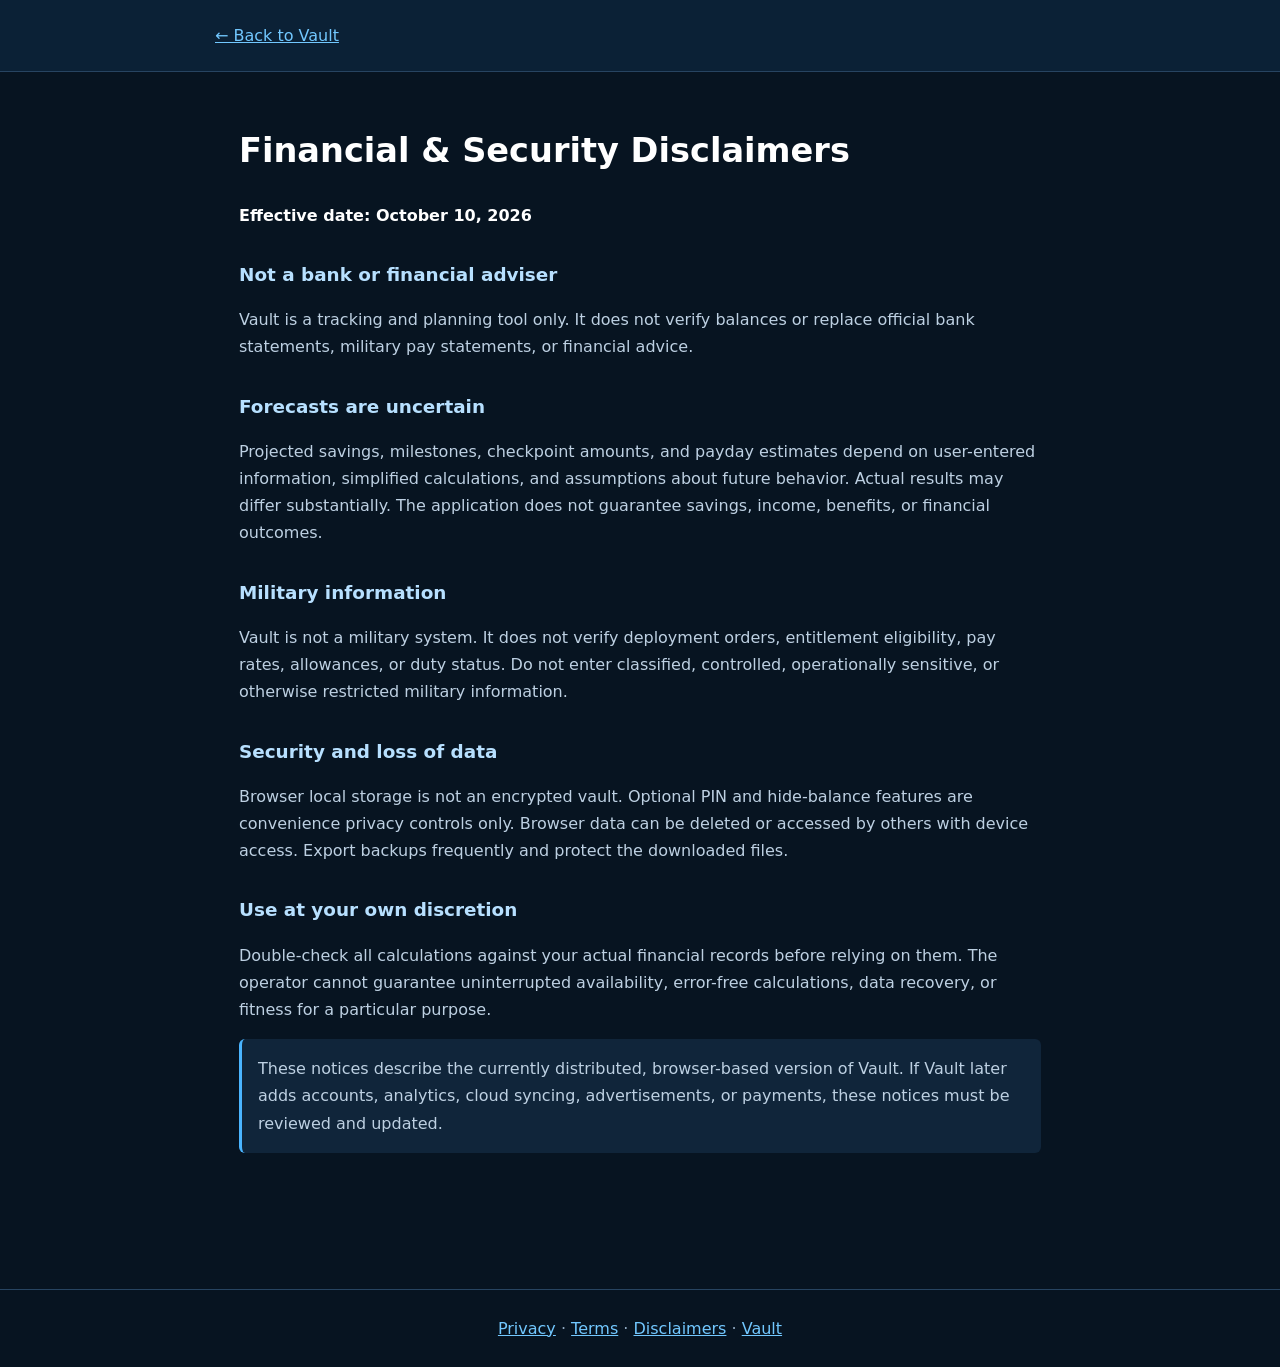
<file: disclaimer.html>
<!doctype html><html lang="en"><head><meta charset="utf-8"><meta name="viewport" content="width=device-width,initial-scale=1"><meta name="theme-color" content="#071421"><title>Financial & Security Disclaimers | Vault</title><link rel="icon" href="icon-192.png"><link rel="stylesheet" href="legal.css"></head><body><header><div><a href="./">← Back to Vault</a></div></header><main><h1>Financial & Security Disclaimers</h1><p><strong>Effective date: October 10, 2026</strong></p><h2>Not a bank or financial adviser</h2><p>Vault is a tracking and planning tool only. It does not verify balances or replace official bank statements, military pay statements, or financial advice.</p><h2>Forecasts are uncertain</h2><p>Projected savings, milestones, checkpoint amounts, and payday estimates depend on user-entered information, simplified calculations, and assumptions about future behavior. Actual results may differ substantially. The application does not guarantee savings, income, benefits, or financial outcomes.</p><h2>Military information</h2><p>Vault is not a military system. It does not verify deployment orders, entitlement eligibility, pay rates, allowances, or duty status. Do not enter classified, controlled, operationally sensitive, or otherwise restricted military information.</p><h2>Security and loss of data</h2><p>Browser local storage is not an encrypted vault. Optional PIN and hide-balance features are convenience privacy controls only. Browser data can be deleted or accessed by others with device access. Export backups frequently and protect the downloaded files.</p><h2>Use at your own discretion</h2><p>Double-check all calculations against your actual financial records before relying on them. The operator cannot guarantee uninterrupted availability, error-free calculations, data recovery, or fitness for a particular purpose.</p><p class="note">These notices describe the currently distributed, browser-based version of Vault. If Vault later adds accounts, analytics, cloud syncing, advertisements, or payments, these notices must be reviewed and updated.</p></main><footer><a href="privacy.html">Privacy</a> · <a href="terms.html">Terms</a> · <a href="disclaimer.html">Disclaimers</a> · <a href="./">Vault</a></footer></body></html>
</file>
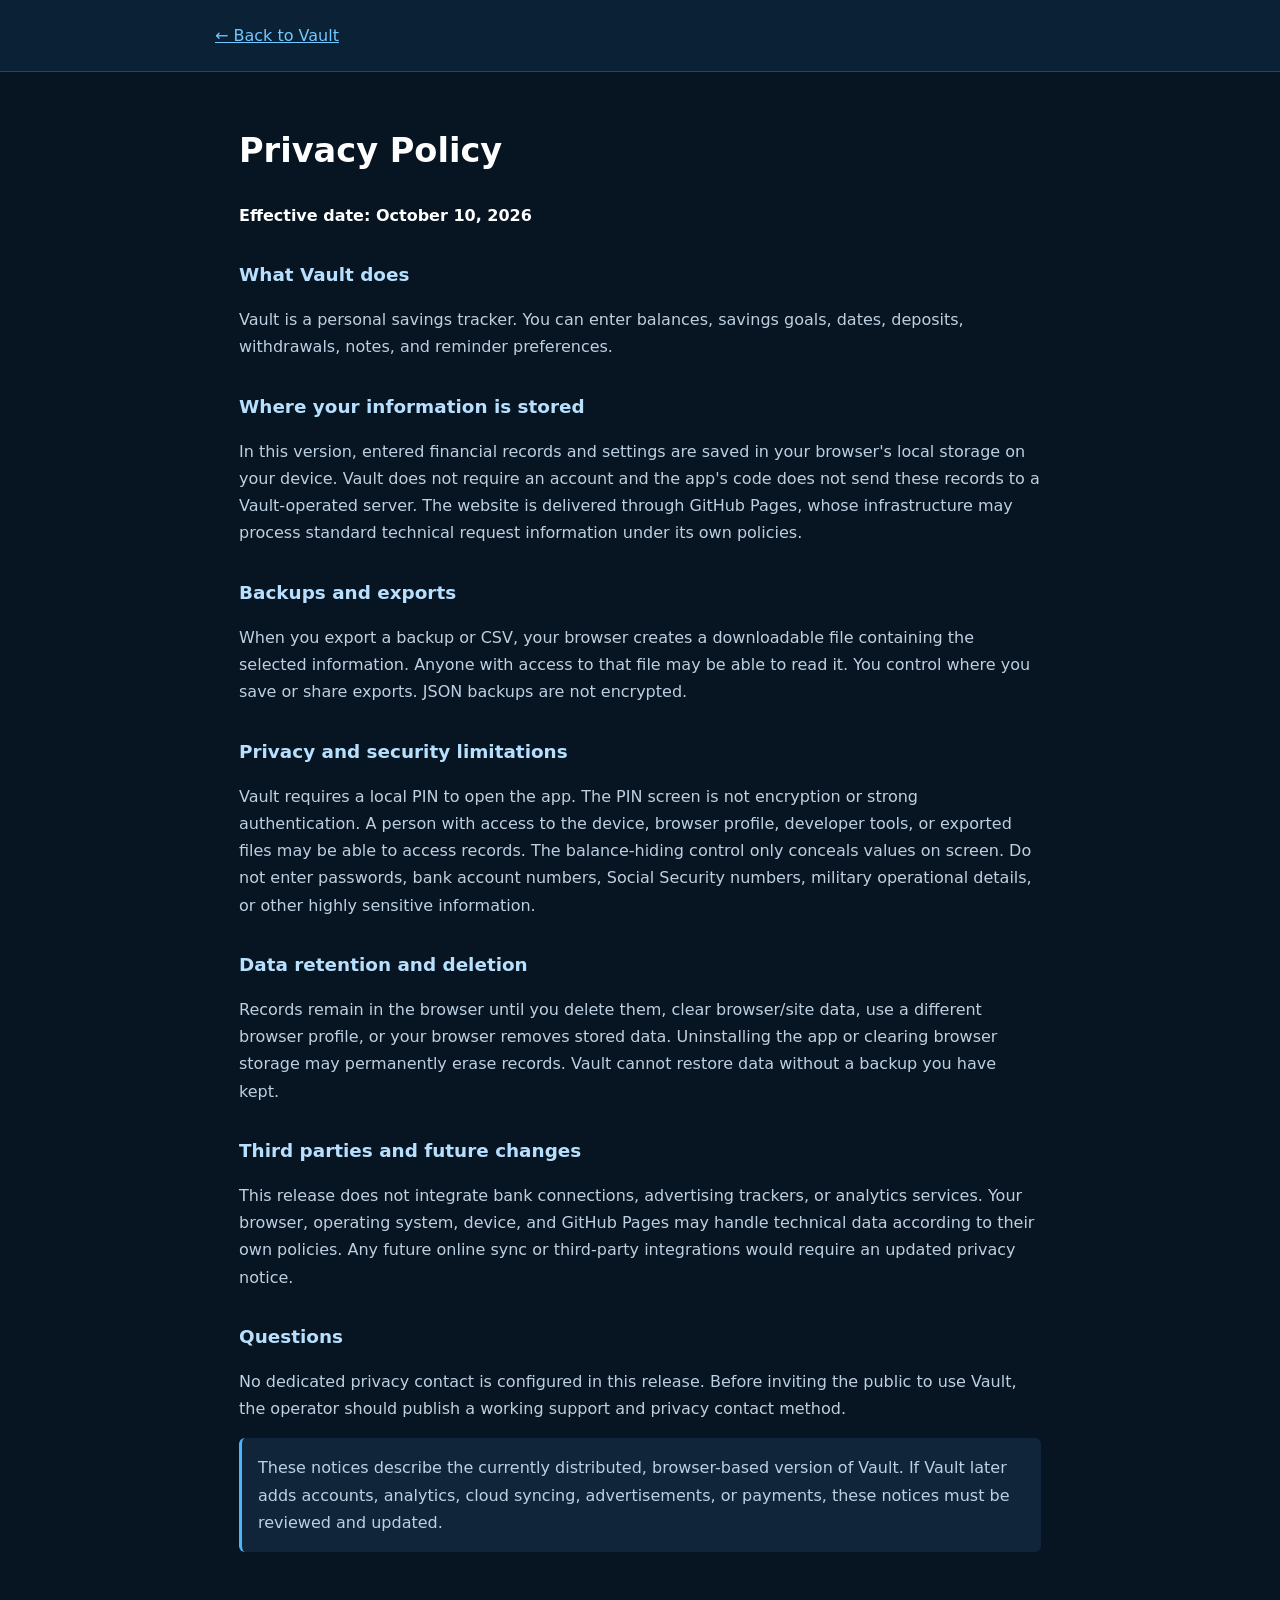
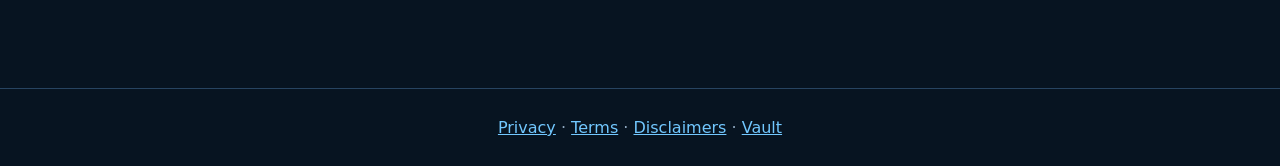
<file: privacy.html>
<!doctype html><html lang="en"><head><meta charset="utf-8"><meta name="viewport" content="width=device-width,initial-scale=1"><meta name="theme-color" content="#071421"><title>Privacy Policy | Vault</title><link rel="icon" href="icon-192.png"><link rel="stylesheet" href="legal.css"></head><body><header><div><a href="./">← Back to Vault</a></div></header><main><h1>Privacy Policy</h1><p><strong>Effective date: October 10, 2026</strong></p><h2>What Vault does</h2><p>Vault is a personal savings tracker. You can enter balances, savings goals, dates, deposits, withdrawals, notes, and reminder preferences.</p><h2>Where your information is stored</h2><p>In this version, entered financial records and settings are saved in your browser's local storage on your device. Vault does not require an account and the app's code does not send these records to a Vault-operated server. The website is delivered through GitHub Pages, whose infrastructure may process standard technical request information under its own policies.</p><h2>Backups and exports</h2><p>When you export a backup or CSV, your browser creates a downloadable file containing the selected information. Anyone with access to that file may be able to read it. You control where you save or share exports. JSON backups are not encrypted.</p><h2>Privacy and security limitations</h2><p>Vault requires a local PIN to open the app. The PIN screen is not encryption or strong authentication. A person with access to the device, browser profile, developer tools, or exported files may be able to access records. The balance-hiding control only conceals values on screen. Do not enter passwords, bank account numbers, Social Security numbers, military operational details, or other highly sensitive information.</p><h2>Data retention and deletion</h2><p>Records remain in the browser until you delete them, clear browser/site data, use a different browser profile, or your browser removes stored data. Uninstalling the app or clearing browser storage may permanently erase records. Vault cannot restore data without a backup you have kept.</p><h2>Third parties and future changes</h2><p>This release does not integrate bank connections, advertising trackers, or analytics services. Your browser, operating system, device, and GitHub Pages may handle technical data according to their own policies. Any future online sync or third-party integrations would require an updated privacy notice.</p><h2>Questions</h2><p>No dedicated privacy contact is configured in this release. Before inviting the public to use Vault, the operator should publish a working support and privacy contact method.</p><p class="note">These notices describe the currently distributed, browser-based version of Vault. If Vault later adds accounts, analytics, cloud syncing, advertisements, or payments, these notices must be reviewed and updated.</p></main><footer><a href="privacy.html">Privacy</a> · <a href="terms.html">Terms</a> · <a href="disclaimer.html">Disclaimers</a> · <a href="./">Vault</a></footer></body></html>
</file>
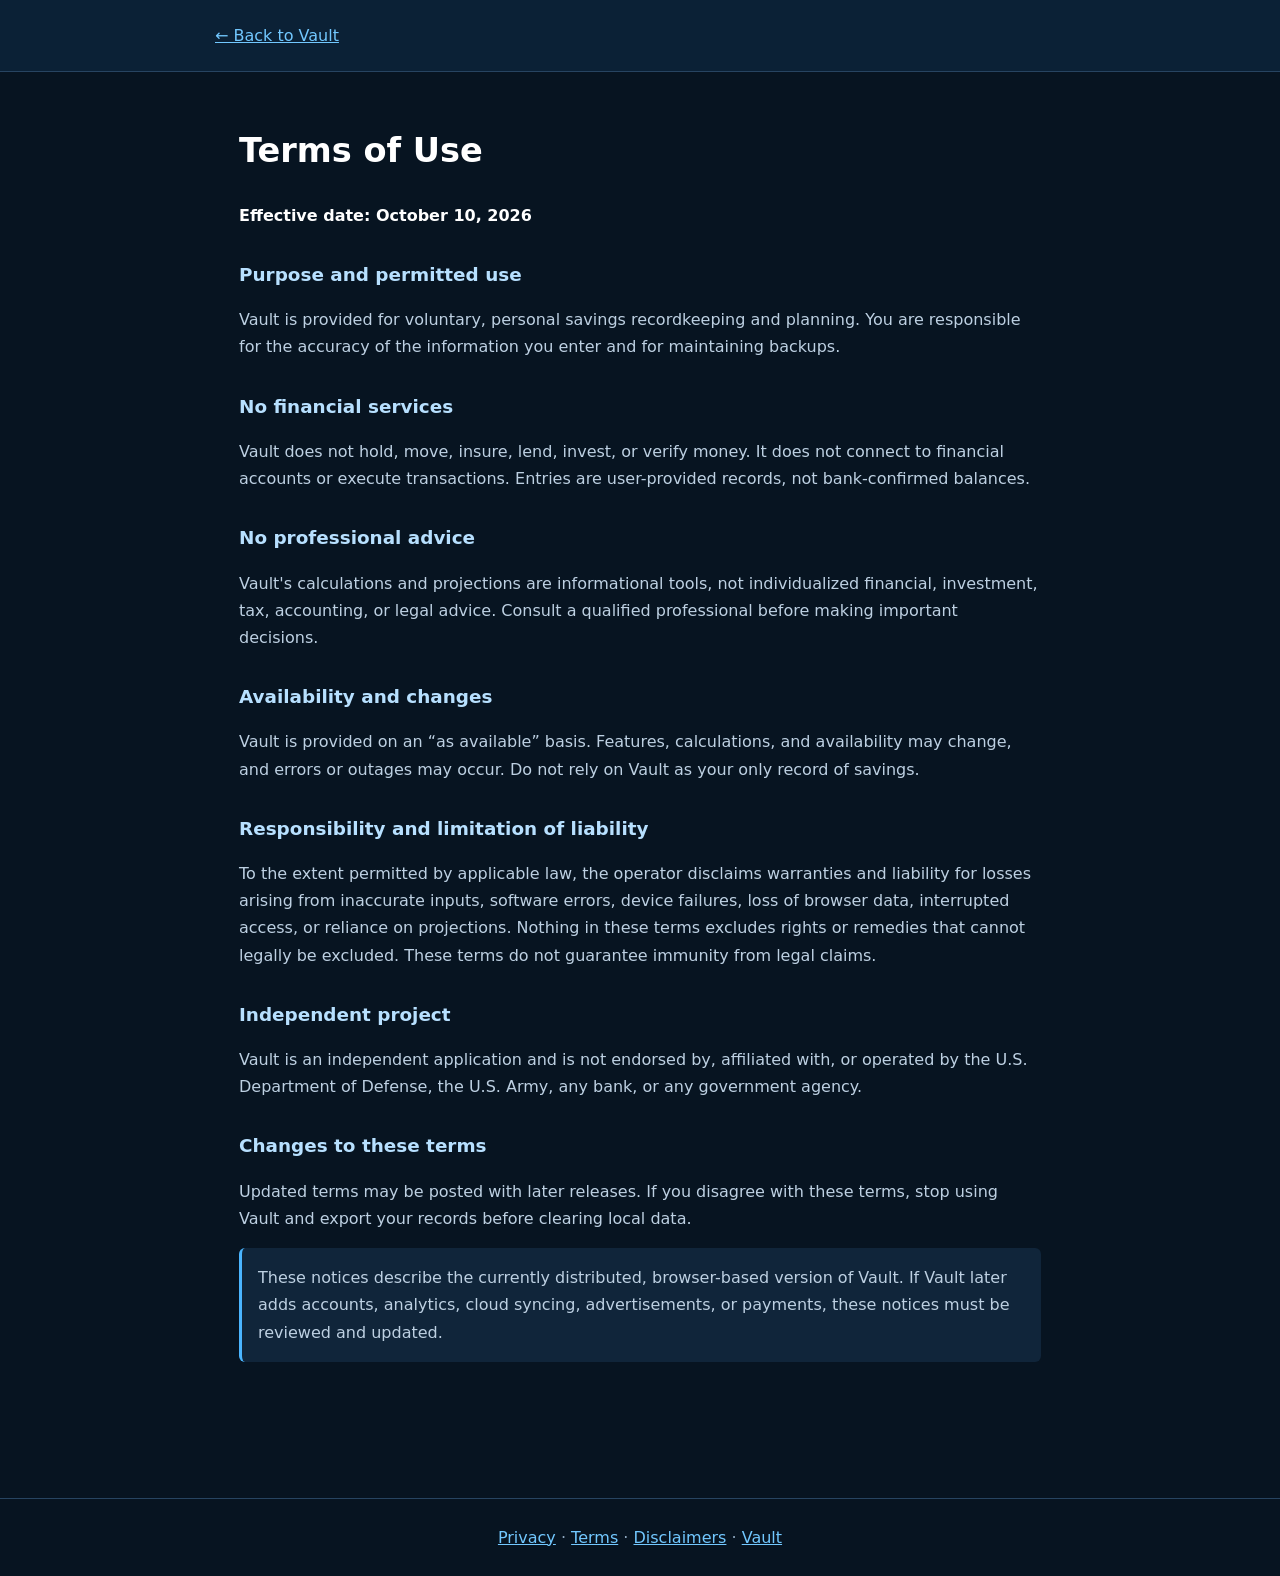
<file: terms.html>
<!doctype html><html lang="en"><head><meta charset="utf-8"><meta name="viewport" content="width=device-width,initial-scale=1"><meta name="theme-color" content="#071421"><title>Terms of Use | Vault</title><link rel="icon" href="icon-192.png"><link rel="stylesheet" href="legal.css"></head><body><header><div><a href="./">← Back to Vault</a></div></header><main><h1>Terms of Use</h1><p><strong>Effective date: October 10, 2026</strong></p><h2>Purpose and permitted use</h2><p>Vault is provided for voluntary, personal savings recordkeeping and planning. You are responsible for the accuracy of the information you enter and for maintaining backups.</p><h2>No financial services</h2><p>Vault does not hold, move, insure, lend, invest, or verify money. It does not connect to financial accounts or execute transactions. Entries are user-provided records, not bank-confirmed balances.</p><h2>No professional advice</h2><p>Vault's calculations and projections are informational tools, not individualized financial, investment, tax, accounting, or legal advice. Consult a qualified professional before making important decisions.</p><h2>Availability and changes</h2><p>Vault is provided on an “as available” basis. Features, calculations, and availability may change, and errors or outages may occur. Do not rely on Vault as your only record of savings.</p><h2>Responsibility and limitation of liability</h2><p>To the extent permitted by applicable law, the operator disclaims warranties and liability for losses arising from inaccurate inputs, software errors, device failures, loss of browser data, interrupted access, or reliance on projections. Nothing in these terms excludes rights or remedies that cannot legally be excluded. These terms do not guarantee immunity from legal claims.</p><h2>Independent project</h2><p>Vault is an independent application and is not endorsed by, affiliated with, or operated by the U.S. Department of Defense, the U.S. Army, any bank, or any government agency.</p><h2>Changes to these terms</h2><p>Updated terms may be posted with later releases. If you disagree with these terms, stop using Vault and export your records before clearing local data.</p><p class="note">These notices describe the currently distributed, browser-based version of Vault. If Vault later adds accounts, analytics, cloud syncing, advertisements, or payments, these notices must be reviewed and updated.</p></main><footer><a href="privacy.html">Privacy</a> · <a href="terms.html">Terms</a> · <a href="disclaimer.html">Disclaimers</a> · <a href="./">Vault</a></footer></body></html>
</file>
<file: vault-v40.css>
/* Vault V4.0 final: breathing room and polished mobile cards */
#dashboard{gap:22px!important;align-content:start}
.vault-page-content>.card,.vault-page-content>.full,.vault-page-content>.vault-countdown,.vault-page-content>section{margin:0!important;min-width:0}
.vault-page-content .card{border-radius:22px}
#dashboard{gap:22px!important}
#dashboard>.card{padding:clamp(19px,4vw,28px)!important}
#dashboard>.card+.card{margin-top:0!important}
#vaultMonthlyPulse{grid-column:1/-1}
.v40-panel{border:1px solid rgba(106,166,219,.25);background:linear-gradient(155deg,#142b43,#0b1b2e);border-radius:22px;padding:22px;box-shadow:0 15px 40px #0002}
.v40-panel h3{margin:0 0 13px;font-size:18px}
.v40-fields{display:grid;grid-template-columns:repeat(2,minmax(0,1fr));gap:12px}
.v40-fields label{display:block;font-size:12px;color:#a9c6dc;margin-bottom:6px}
.v40-fields input,.v40-fields select{width:100%;min-width:0;min-height:45px}
.v40-row{display:flex;gap:10px;align-items:center;flex-wrap:wrap;margin-top:14px}
.v40-row button{min-height:44px}
.v40-muted{color:#aac3d8;font-size:13px;line-height:1.6}
.v40-item{display:flex;align-items:center;justify-content:space-between;gap:12px;padding:10px 0;border-bottom:1px solid #31506b}
.v40-item:last-child{border:0}
.v40-item button{min-height:38px}
.v40-preview{white-space:pre-wrap;overflow-wrap:anywhere;font-size:13px;color:#c6d9e8}
body[data-v40-theme="midnight"]{--vault-edge:#3c4556;filter:none;background:#080a0e}
body[data-v40-theme="midnight"] .card,body[data-v40-theme="midnight"] .v40-panel{background:linear-gradient(150deg,#20242c,#0c0f16)!important}
body[data-v40-theme="emerald"]{--vault-edge:#276f64;background:#071a19}
body[data-v40-theme="emerald"] .card,body[data-v40-theme="emerald"] .v40-panel{background:linear-gradient(150deg,#143d3b,#09201e)!important}
body[data-v40-theme="slate"]{--vault-edge:#597088;background:#121b29}
body[data-v40-theme="slate"] .card,body[data-v40-theme="slate"] .v40-panel{background:linear-gradient(150deg,#2a3b50,#131f30)!important}
#vaultGate[hidden]{display:none!important}
#setPin,#clearPin,#lockNow,#vaultLock{display:none!important}
@media(max-width:720px){
#dashboard{display:flex!important;flex-direction:column;gap:20px!important}
#dashboard>*{width:100%!important;max-width:100%;flex:none!important}
.v40-fields{grid-template-columns:1fr}
.v40-panel{padding:19px;border-radius:20px}
#dashboard>.card{margin:0!important}
}

/* V4.1: spacing applies to navigation-created page content, not only legacy dashboard */
.vault-page-content{gap:20px!important;min-width:0}
.vault-page-content>*{min-width:0;max-width:100%;box-sizing:border-box}
.vault-page-content .v40-panel{width:100%;box-sizing:border-box}
.v40-panel input,.v40-panel select{box-sizing:border-box;max-width:100%}
.v40-item{flex-wrap:wrap}
@media(max-width:720px){.vault-page-content{gap:16px!important}.v40-item .v40-row{width:100%;justify-content:flex-start}.v40-panel{padding:18px!important}}
</file>
<file: vault-v12.css>
.v12-card{position:relative;overflow:hidden}.v12-heading{display:flex;justify-content:space-between;align-items:start;gap:15px;margin-bottom:20px}.v12-heading h2{margin:6px 0 0;font-size:20px}.v12-kicker{color:#59bfff;font-size:10px;letter-spacing:.2em;font-weight:800}.v12-version{background:#0d3b66;border:1px solid #2589cc;border-radius:20px;color:#9cdaff;font-size:11px;padding:7px 12px}.v12-metrics{display:grid;grid-template-columns:repeat(4,minmax(0,1fr));gap:12px}.v12-metric{border:1px solid #2c4965;background:linear-gradient(150deg,#112e4b,#0c1d30);border-radius:15px;padding:17px;min-width:0}.v12-metric span{display:block;color:#9eb9d2;font-size:12px}.v12-metric strong{display:block;color:#f5fbff;font-size:clamp(17px,2vw,25px);margin-top:10px;overflow-wrap:anywhere}.v12-metric small{display:block;color:#8da9c3;margin-top:7px;font-size:11px}.v12-progress{border-top:1px solid #264562;margin-top:20px;padding-top:19px}.v12-track{height:12px;border-radius:20px;background:#203b55;position:relative;margin-top:13px}.v12-track>div:first-child{height:100%;border-radius:20px;background:linear-gradient(90deg,#147be3,#4ac8ff);width:0}.v12-track>div:last-child{position:absolute;top:-5px;bottom:-5px;width:3px;background:#fff;border-radius:4px;left:0;display:none}.v12-link{font-size:12px;color:#75c7ff;text-decoration:underline}.v12-timeline{display:grid;gap:10px}.v12-tx{display:flex;align-items:center;gap:13px;padding:13px;border:1px solid #29435b;background:#0c2035;border-radius:13px}.v12-tx-icon{height:37px;width:37px;border-radius:50%;background:#0d385c;color:#5fc5ff;display:grid;place-items:center;flex:none}.v12-tx-main{flex:1;min-width:0}.v12-tx-main strong{display:block;overflow-wrap:anywhere;font-size:13px}.v12-tx-main small{color:#93abc2;font-size:11px}.v12-tx-amount{font-weight:700;white-space:nowrap;font-size:14px}.v12-planner{display:grid;grid-template-columns:repeat(4,minmax(0,1fr));gap:12px;align-items:end}.v12-plan-button .btn{width:100%;margin-bottom:0}.v12-health{display:grid;grid-template-columns:repeat(3,minmax(0,1fr));gap:12px}.v12-health>div{background:#0c2035;border:1px solid #2b4561;padding:17px;border-radius:13px}.v12-health span{font-size:12px;color:#91acc7;display:block}.v12-health strong{font-size:20px;display:block;margin-top:9px}.v12-backup{padding:16px;border:1px solid #2c5373;background:#0c2941;border-radius:13px;color:#c2e5ff;line-height:1.6;font-size:13px}.v12-card .actions{flex-wrap:wrap}.v12-card .footnote{line-height:1.7}.privacy-hidden-v12{filter:blur(9px);user-select:none}@media(max-width:1050px){.v12-metrics{grid-template-columns:repeat(2,minmax(0,1fr))}.v12-planner{grid-template-columns:repeat(2,minmax(0,1fr))}}@media(max-width:540px){.v12-metrics,.v12-health,.v12-planner{grid-template-columns:1fr}.v12-metric{padding:15px}.v12-heading{flex-wrap:wrap}.v12-tx{gap:9px;padding:10px}.v12-tx-amount{font-size:12px}.v12-card .actions .btn{width:100%}}
</file>
<file: vault-navigation.css>
/* Vault V1.2: distinct page views and collapsible navigation */
:root{--vault-side-width:248px}
.shell{grid-template-columns:var(--vault-side-width) minmax(0,1fr);transition:grid-template-columns .2s ease}
body.vault-side-collapsed{--vault-side-width:82px}
.sidebar{z-index:12;overflow-y:auto;overflow-x:hidden;padding:23px 13px;display:flex;flex-direction:column;gap:14px}
.sidebar .brandlock{margin:0;min-height:47px;gap:9px}
.sidebar .brandicon{width:38px;height:38px}
.sidebar .brandlock .logo{font-size:23px;white-space:nowrap}
.sidebar .subbrand{margin:0 0 6px 5px;font-size:9px;white-space:nowrap}
.sidebar .sidebar-note{position:static;margin-top:auto;line-height:1.7}
.vault-nav-collapse{border:1px solid #2b597c;background:#102b45;color:#d9efff;border-radius:10px;padding:9px 10px;min-height:38px;width:100%;text-align:left}
.vault-nav-collapse:hover{background:#174369}
.vault-nav-links{display:grid;gap:5px}
.vault-nav-link{display:flex;gap:12px;align-items:center;min-height:45px;border:1px solid transparent;border-radius:11px;padding:10px 11px;color:#9db8d2;text-decoration:none;font-size:13px;font-weight:600;white-space:nowrap;cursor:pointer;background:transparent;width:100%;text-align:left}
.vault-nav-link:hover,.vault-nav-link[aria-current="page"]{color:#fff;border-color:#2872ac;background:linear-gradient(90deg,#0d4573,#0f2d4a)}
.vault-nav-icon{display:grid;place-items:center;min-width:22px;font-size:18px;font-weight:700;color:#65c5ff}
.vault-nav-text{overflow:hidden;text-overflow:ellipsis}
body.vault-side-collapsed .sidebar .brandlock .logo,body.vault-side-collapsed .sidebar .subbrand,body.vault-side-collapsed .sidebar .sidebar-note,body.vault-side-collapsed .vault-nav-text,body.vault-side-collapsed .vault-collapse-text{display:none}
body.vault-side-collapsed .sidebar .brandlock{justify-content:center}
body.vault-side-collapsed .vault-nav-link{justify-content:center;padding:10px 4px}
body.vault-side-collapsed .vault-nav-collapse{text-align:center}
.main{max-width:none}
.vault-page-heading{display:flex;align-items:center;justify-content:space-between;gap:12px;margin:6px 0 22px}
.vault-page-heading h2{font-size:clamp(21px,2.5vw,28px);margin:0}
.vault-page-heading p{font-size:13px;color:#98afc7;margin:7px 0 0}
.vault-page{display:none;min-width:0}
.vault-page.vault-page-active{display:block}
.vault-page-content{display:grid;grid-template-columns:minmax(0,1.55fr) minmax(270px,1fr);gap:24px;align-items:start}
.vault-page-content>.full,.vault-page-content>.forms,.vault-page-content>.v12-card{grid-column:1/-1}
.vault-page-content>.card,.vault-page-content>.forms{margin:0}
.vault-page-content>.card{height:auto}
.vault-page-content>.v12-card{margin:0}
.vault-page-content .v12-heading{margin-bottom:22px}
.vault-page-content #v12Overview{order:-1}
.vault-page-content .card+.card{margin-top:0}
.vault-page-content .v12-card{scroll-margin-top:24px}
.vault-mobile-more{display:none}
.vault-mobile-menu{display:none}
.vault-legal-footer{transition:margin-left .2s ease}
@media(min-width:900px){.vault-legal-footer{margin-left:var(--vault-side-width)!important}}
@media(max-width:1050px) and (min-width:791px){.shell{grid-template-columns:var(--vault-side-width) minmax(0,1fr)}.vault-page-content{grid-template-columns:1fr}.vault-page-content>.card{grid-column:1/-1}}
@media(max-width:790px){
 .shell{display:block}.sidebar{display:none}.main{padding-bottom:115px}
 .vault-page-content{grid-template-columns:1fr;gap:18px}
 .vault-page-content>.card,.vault-page-content>.forms{grid-column:1/-1}
 .vault-mobile-nav{display:grid!important;grid-template-columns:repeat(5,minmax(0,1fr));gap:2px}
 .vault-mobile-nav .vault-nav-link{min-height:54px;padding:7px 2px;display:flex;flex-direction:column;gap:3px;font-size:10px;justify-content:center;border-radius:9px}
 .vault-mobile-nav .vault-nav-icon{font-size:19px}
 .vault-mobile-nav .vault-nav-text{font-size:10px;display:block;max-width:100%;overflow:hidden;text-overflow:ellipsis}
 .vault-mobile-more{display:flex}
 .vault-mobile-menu{display:none;position:fixed;bottom:calc(75px + env(safe-area-inset-bottom));right:10px;left:10px;background:#102840;border:1px solid #3674a5;border-radius:17px;padding:12px;box-shadow:0 20px 50px #000a;z-index:19;grid-template-columns:repeat(2,minmax(0,1fr));gap:5px}
 .vault-mobile-menu.is-open{display:grid}
 .vault-mobile-menu .vault-nav-link{padding:12px 8px}
 .vault-legal-footer{margin-left:0!important}
}
@media(max-width:440px){.vault-page-content{gap:15px}.vault-page-heading{margin-bottom:17px}.vault-page-content .card{padding:17px}}
@media(prefers-reduced-motion:reduce){.shell,.vault-legal-footer{transition:none}}

.vault-pages{display:block}
.vault-page[hidden]{display:none!important}
.vault-page-content>.card.hero{grid-column:auto}
.vault-page-content #v12Overview{grid-column:1/-1}
.vault-page-content .forms{grid-column:1/-1}
@media(max-width:790px){.vault-page-content>.card.hero{grid-column:1/-1}}

/* Savings balance leads the dashboard; follow-up cards have clear breathing room. */
#vault-page-home .vault-page-content>.hero{grid-column:1/-1;order:0}
#vault-page-home #v12Overview{order:1}
#vault-page-home .vault-page-content>.card:not(.hero):not(#v12Overview){order:2}
#vault-page-home .vault-page-content{gap:24px}
@media(max-width:790px){#vault-page-home .vault-page-content{gap:18px}}

/* V1.3 tab content hierarchy */
.vault-page-content{align-items:start;gap:22px}
.vault-page-content #activity,
.vault-page-content #v12Activity,
.vault-page-content #plan,
.vault-page-content #goals,
.vault-page-content #calendarSection,
.vault-page-content #v12Health,
.vault-page-content #insights,
.vault-page-content #monthlyReport,
.vault-page-content #v12Planner,
.vault-page-content #reminders,
.vault-page-content #v12Recovery,
.vault-page-content #data{grid-column:1/-1}
.vault-page-content #activity{order:0}
.vault-page-content #v12Activity{order:1}
.vault-page-content #plan{order:2}
.vault-page-content #goals{order:0}
.vault-page-content #settingsForm{margin-top:12px}
.vault-page-content>.card:has(#settingsForm){grid-column:1/-1}
.vault-page-content #v12Recovery{order:0}
.vault-page-content #data{order:1}
.vault-page-content #v12Planner{order:0}
.vault-page-content #reminders{order:1}
.vault-page-content .card,.vault-page-content .v12-card{min-width:0}
@media(max-width:790px){.vault-page-content{gap:18px}}
</file>
<file: vault-experience.css>
:root{--vault-accent:#2ea9f5;--vault-accent-soft:#103d63;--vault-accent-light:#7bd3ff}
.vault-experience-card{border:1px solid #2a506d;background:linear-gradient(145deg,#112b45,#0b1e31);padding:20px;border-radius:17px;margin:0 0 20px;display:grid;gap:12px}
.vault-experience-card h3{margin:0;font-size:17px;color:#f5faff}.vault-experience-card p{margin:0;color:#aac4d9;font-size:13px;line-height:1.6}
.vault-experience-actions{display:flex;gap:10px;flex-wrap:wrap}.vault-experience-actions button{min-height:39px}
.vault-accent-grid{display:flex;gap:10px;flex-wrap:wrap}.vault-accent-choice{width:42px;height:42px;border:2px solid #a9bbcd;border-radius:12px;cursor:pointer;display:grid;place-items:center;font-weight:900;color:white}.vault-accent-choice[aria-pressed="true"]{outline:3px solid white;outline-offset:2px}
.vault-install-note{font-size:12px;color:#a4c3da;line-height:1.6}.vault-experience-card .btn{width:auto}
.vault-tour-overlay{position:fixed;inset:0;background:#020b17d9;z-index:1000;display:none;align-items:center;justify-content:center;padding:18px}
.vault-tour-overlay.open{display:flex}.vault-tour-dialog{max-width:490px;width:100%;background:#0e253d;border:1px solid var(--vault-accent);border-radius:20px;padding:25px;box-shadow:0 20px 70px #0009}
.vault-tour-dialog h2{font-size:23px;margin:8px 0 12px}.vault-tour-dialog p{line-height:1.7;color:#b7cee1}.vault-tour-progress{font-size:11px;letter-spacing:.1em;color:var(--vault-accent-light)}
.vault-tour-footer{display:flex;justify-content:space-between;gap:10px;flex-wrap:wrap;margin-top:23px}
body[data-vault-theme="violet"]{--vault-accent:#aa85ff;--vault-accent-soft:#39255c;--vault-accent-light:#d3bcff}
body[data-vault-theme="emerald"]{--vault-accent:#26cba3;--vault-accent-soft:#134b45;--vault-accent-light:#9cf5d9}
body[data-vault-theme="gold"]{--vault-accent:#e9b75b;--vault-accent-soft:#544020;--vault-accent-light:#ffe3a4}
body[data-vault-theme="rose"]{--vault-accent:#fa79ad;--vault-accent-soft:#5b2943;--vault-accent-light:#ffc3dc}
body[data-vault-theme]:not([data-vault-theme="blue"]) .btn.primary{background:var(--vault-accent)!important;color:#071421!important}
body[data-vault-theme]:not([data-vault-theme="blue"]) .vault-nav-link[aria-current="page"]{background:var(--vault-accent-soft)!important;border-color:var(--vault-accent)!important}
body[data-vault-theme]:not([data-vault-theme="blue"]) .vault-nav-icon,body[data-vault-theme]:not([data-vault-theme="blue"]) .v12-kicker{color:var(--vault-accent-light)!important}
body[data-vault-theme]:not([data-vault-theme="blue"]) #v12ActualBar{background:var(--vault-accent)!important}
@media(max-width:540px){.vault-experience-card{padding:16px}.vault-experience-actions .btn{flex:1}}
</file>
<file: vault-v13.css>
/* V1.3: accessible modal transaction flow */
.v13-modal{position:fixed;inset:0;z-index:1000;display:none;align-items:center;justify-content:center;padding:16px;background:rgba(1,8,19,.78);backdrop-filter:blur(8px)}
.v13-modal.is-open{display:flex}
.v13-dialog{width:min(100%,480px);max-height:min(90dvh,780px);overflow:auto;position:relative;background:linear-gradient(150deg,#152d48,#071523);border:1px solid #3573a2;box-shadow:0 30px 85px #000a;border-radius:22px;padding:24px;color:#f4f8ff}
.v13-dialog .card{border:0;background:none;box-shadow:none;padding:0}
.v13-dialog .formgrid{display:grid;grid-template-columns:1fr;gap:14px}
.v13-dialog form .btn{width:100%;margin-top:20px}
.v13-dialog .v13-head{display:flex;align-items:center;justify-content:space-between;gap:10px;margin-bottom:17px}
.v13-dialog .v13-head h2{margin:0;font-size:22px}
.v13-close{font-size:23px;border:1px solid #34516d;border-radius:12px;background:#10273d;color:#e8f4ff;min-width:43px;min-height:43px}
.v13-modal #transactionPanel>h2{display:none}
.v13-modal #transactionPanel #type{display:none}
.v13-modal #transactionPanel label[for=type]{display:none}
.v13-dialog .v13-warning{color:#ffc1c9;background:#472331;border:1px solid #84435c;padding:11px;border-radius:11px;font-size:12px;line-height:1.5;margin:12px 0}
.v13-transaction-entry{display:flex;flex-wrap:wrap;gap:10px;align-items:center}
.v13-undo{position:fixed;bottom:calc(90px + env(safe-area-inset-bottom));left:50%;transform:translateX(-50%);z-index:1100;display:none;align-items:center;gap:12px;background:#0e3557;border:1px solid #3a9bd7;border-radius:14px;padding:13px 16px;box-shadow:0 14px 40px #0009;color:white;max-width:calc(100vw - 30px);font-size:13px}
.v13-undo.is-visible{display:flex}
.v13-undo button{border:1px solid #67c9ff;background:#124a77;border-radius:9px;color:white;padding:9px 13px;font-weight:700}
@media(max-width:550px){.v13-dialog{padding:20px;border-radius:18px}.v13-modal{align-items:flex-end;padding:0}.v13-dialog{border-radius:20px 20px 0 0;max-height:94dvh;width:100%}}
@media(prefers-reduced-motion:reduce){.v13-modal{backdrop-filter:none}}
</file>
<file: vault-v14.css>
.vault-v14{grid-column:1/-1!important;margin:0!important}
.vault-v14 h2{margin:5px 0 0}
.vault-v14 h3{font-size:15px;margin:0 0 9px;color:#e7f3ff}
.vault-v14-metrics{display:grid;grid-template-columns:repeat(3,minmax(0,1fr));gap:13px;margin:20px 0}
.vault-v14-metric,.vault-v14-panel{border:1px solid #244563;background:#0d2338;border-radius:15px;padding:18px}
.vault-v14-metric{display:flex;flex-direction:column;gap:8px;min-width:0}
.vault-v14-metric span{font-size:12px;color:#a8bed2}
.vault-v14-metric strong{font-size:clamp(19px,2vw,27px);overflow-wrap:anywhere;color:#f1f8ff}
.vault-v14-metric small{color:#9db5ca;line-height:1.5}
.vault-v14-two{display:grid;grid-template-columns:minmax(0,1.4fr) minmax(0,1fr);gap:15px}
.vault-v14-chart{display:grid;gap:13px;margin-top:18px}
.vault-v14-bar-row{display:grid;grid-template-columns:78px minmax(0,1fr) 96px;gap:10px;align-items:center}
.vault-v14-month,.vault-v14-value{font-size:11px;color:#b9cee0}
.vault-v14-value{text-align:right;font-variant-numeric:tabular-nums}
.vault-v14-track{height:12px;background:#163b59;border-radius:99px;overflow:hidden}
.vault-v14-bar{height:100%;min-width:0;border-radius:99px}
.vault-v14-bar.positive{background:var(--vault-accent,#37b7ff)}
.vault-v14-bar.negative{background:#ed8d99}
.vault-v14-notes p{margin:0;padding:12px 0;border-bottom:1px solid #27405b;color:#bed0e0;font-size:13px;line-height:1.6}
.vault-v14-notes p:last-child{border-bottom:0}
@media(max-width:1000px){.vault-v14-two{grid-template-columns:1fr}}
@media(max-width:680px){.vault-v14-metrics{grid-template-columns:1fr}.vault-v14-bar-row{grid-template-columns:60px minmax(0,1fr) 86px;gap:6px}.vault-v14-panel{padding:13px}}
</file>
<file: vault-v141.css>
.vault-cat-filter{margin:12px 0 15px;max-width:250px}
.vault-cat-filter label{margin-bottom:6px}
.vault-cat-insight{grid-column:1/-1!important}
.vault-cat-insight h3{font-size:14px;margin:0 0 16px;color:#e6f4ff}
.vault-cat-columns{display:grid;grid-template-columns:repeat(2,minmax(0,1fr));gap:20px;margin-top:18px}
.vault-cat-columns>div{background:#0c2135;border:1px solid #254663;border-radius:15px;padding:18px}
.vault-cat-row{margin-bottom:16px}
.vault-cat-row-heading{display:flex;justify-content:space-between;gap:10px;font-size:12px;color:#b8cce0;margin-bottom:7px}
.vault-cat-row-heading strong{color:#f0f8ff;font-variant-numeric:tabular-nums}
.vault-cat-track{height:8px;border-radius:10px;background:#203d55;overflow:hidden}
.vault-cat-bar{height:100%;background:var(--vault-accent,#36b7ff);border-radius:10px}
@media(max-width:700px){.vault-cat-columns{grid-template-columns:1fr}}
</file>
<file: vault-v15.css>
.vault-v15-toolbar{display:flex;justify-content:space-between;align-items:center;gap:12px;margin:0 0 18px;flex-wrap:wrap}
.vault-v15-toolbar p{font-size:13px;color:#a8c5df;margin:0}
.vault-v15-toolbar .btn{white-space:nowrap}
.vault-v15-hidden{display:none!important}
.vault-v15-dialog{width:min(600px,calc(100% - 24px));max-height:min(85vh,720px);overflow:auto;border:1px solid #397ab0;border-radius:22px;background:#0d2238;color:#f2f8ff;padding:24px;box-shadow:0 28px 90px #000a}
.vault-v15-dialog::backdrop{background:#020b17c9;backdrop-filter:blur(3px)}
.vault-v15-head,.vault-v15-footer{display:flex;justify-content:space-between;align-items:center;gap:12px}
.vault-v15-head h2{margin:0;font-size:21px}
.vault-v15-help{font-size:13px;color:#a8c4db;line-height:1.6;margin:12px 0 20px}
.vault-v15-controls{display:grid;gap:10px}
.vault-v15-control{border:1px solid #2a506f;border-radius:13px;padding:14px;display:flex;align-items:center;justify-content:space-between;gap:15px;background:#102c47}
.vault-v15-label{display:grid;gap:5px;min-width:0}.vault-v15-label strong{font-size:14px}.vault-v15-label small{font-size:11px;color:#a9c4d8;line-height:1.4}
.vault-v15-actions{display:flex;align-items:center;gap:7px;flex-shrink:0}
.vault-v15-toggle{display:flex;align-items:center;gap:5px;font-size:11px;color:#c2d7e9;white-space:nowrap;cursor:pointer}
.vault-v15-toggle input{accent-color:var(--vault-accent,#37b7ff);width:17px;height:17px}
.vault-v15-iconbtn{border:1px solid #376a94;border-radius:9px;background:#163a5b;color:#e9f5ff;min-width:34px;height:34px;font-size:20px;cursor:pointer}
.vault-v15-iconbtn:hover:not(:disabled){background:#22577f}.vault-v15-iconbtn:disabled{opacity:.35;cursor:not-allowed}
.vault-v15-footer{margin-top:23px;justify-content:flex-end;flex-wrap:wrap}
@media(max-width:550px){.vault-v15-dialog{padding:17px}.vault-v15-control{align-items:stretch;flex-direction:column;gap:10px}.vault-v15-actions{justify-content:space-between}.vault-v15-toolbar{align-items:stretch}.vault-v15-toolbar .btn{width:100%}}
@media(prefers-reduced-motion:reduce){.vault-v15-dialog::backdrop{backdrop-filter:none}}
</file>
<file: vault-v21.css>
#vault-v21{margin-top:24px;scroll-margin-top:30px}#vault-v21 .v21-fields{display:grid;grid-template-columns:repeat(auto-fit,minmax(175px,1fr));gap:12px}#vault-v21 .v21-wide{grid-column:1/-1}#vault-v21 .v21-results{display:grid;grid-template-columns:repeat(auto-fit,minmax(165px,1fr));gap:12px;margin:16px 0}#vault-v21 .v21-metric{border:1px solid #30516c;background:#091d32;padding:15px;border-radius:14px}#vault-v21 .v21-metric b{display:block;font-size:21px;margin-top:7px}#vault-v21 .v21-section{border-top:1px solid #27415b;padding-top:18px;margin-top:20px}#vault-v21 .v21-check{display:flex;align-items:center;gap:9px}#vault-v21 .v21-check input{width:auto;min-height:0}#vault-v21 .v21-row{display:flex;align-items:center;justify-content:space-between;gap:12px;padding:10px 0;border-bottom:1px solid #27415b;flex-wrap:wrap}#vault-v21 .v21-row button{padding:7px 12px}#vault-v21 .v21-muted{color:#a4bbd0;font-size:12px;line-height:1.6}#vault-v21 .v21-status{color:#75e0bf;min-height:20px}#vault-v21 .v21-warning{color:#ffcf89}#vault-v21 .v21-controls{display:flex;gap:10px;flex-wrap:wrap}#vault-v21 .v21-controls button{flex:1;min-width:145px}
</file>
<file: vault-v22.css>
.vault-v26 #vault-page-home .vault-page-content{display:grid;grid-template-columns:repeat(auto-fit,minmax(min(100%,300px),1fr));gap:16px}@media(max-width:650px){.vault-v26 #vault-page-home .vault-page-content{grid-template-columns:minmax(0,1fr)}}
</file>
<file: vault-v25.css>
.v25-card{margin-top:16px}.v25-metrics{display:grid;grid-template-columns:repeat(auto-fit,minmax(min(100%,180px),1fr));gap:12px;margin-top:16px}.v25-metric{padding:15px;border:1px solid #2b4c69;background:#0b2035;border-radius:12px;min-width:0}.v25-metric span{display:block;color:#a5bfd7;font-size:12px;margin-bottom:8px}.v25-metric strong{display:block;font-size:clamp(16px,2vw,22px);overflow-wrap:anywhere}.v25-controls{display:grid;grid-template-columns:repeat(auto-fit,minmax(min(100%,220px),1fr));gap:14px}.v25-controls label{font-size:13px}.v25-controls input{margin-top:8px}
</file>
<file: legal.css>
*{box-sizing:border-box}body{margin:0;font:16px/1.7 system-ui,-apple-system,Segoe UI,sans-serif;background:#071421;color:#e7f1ff}main{max-width:850px;margin:50px auto;padding:0 24px 70px}h1{font-size:2.1rem;color:#fff}h2{margin-top:30px;color:#b7e0ff;font-size:1.15rem}p,li{color:#bdd0e2}a{color:#72c8ff}header{border-bottom:1px solid #274461;padding:22px 24px;background:#0b2136}header div{max-width:850px;margin:auto}strong{color:#fff}.note{padding:16px;border-left:3px solid #4ab5ff;background:#10253a;border-radius:6px}footer{padding:25px;text-align:center;border-top:1px solid #274461;color:#91aac2}
</file>
